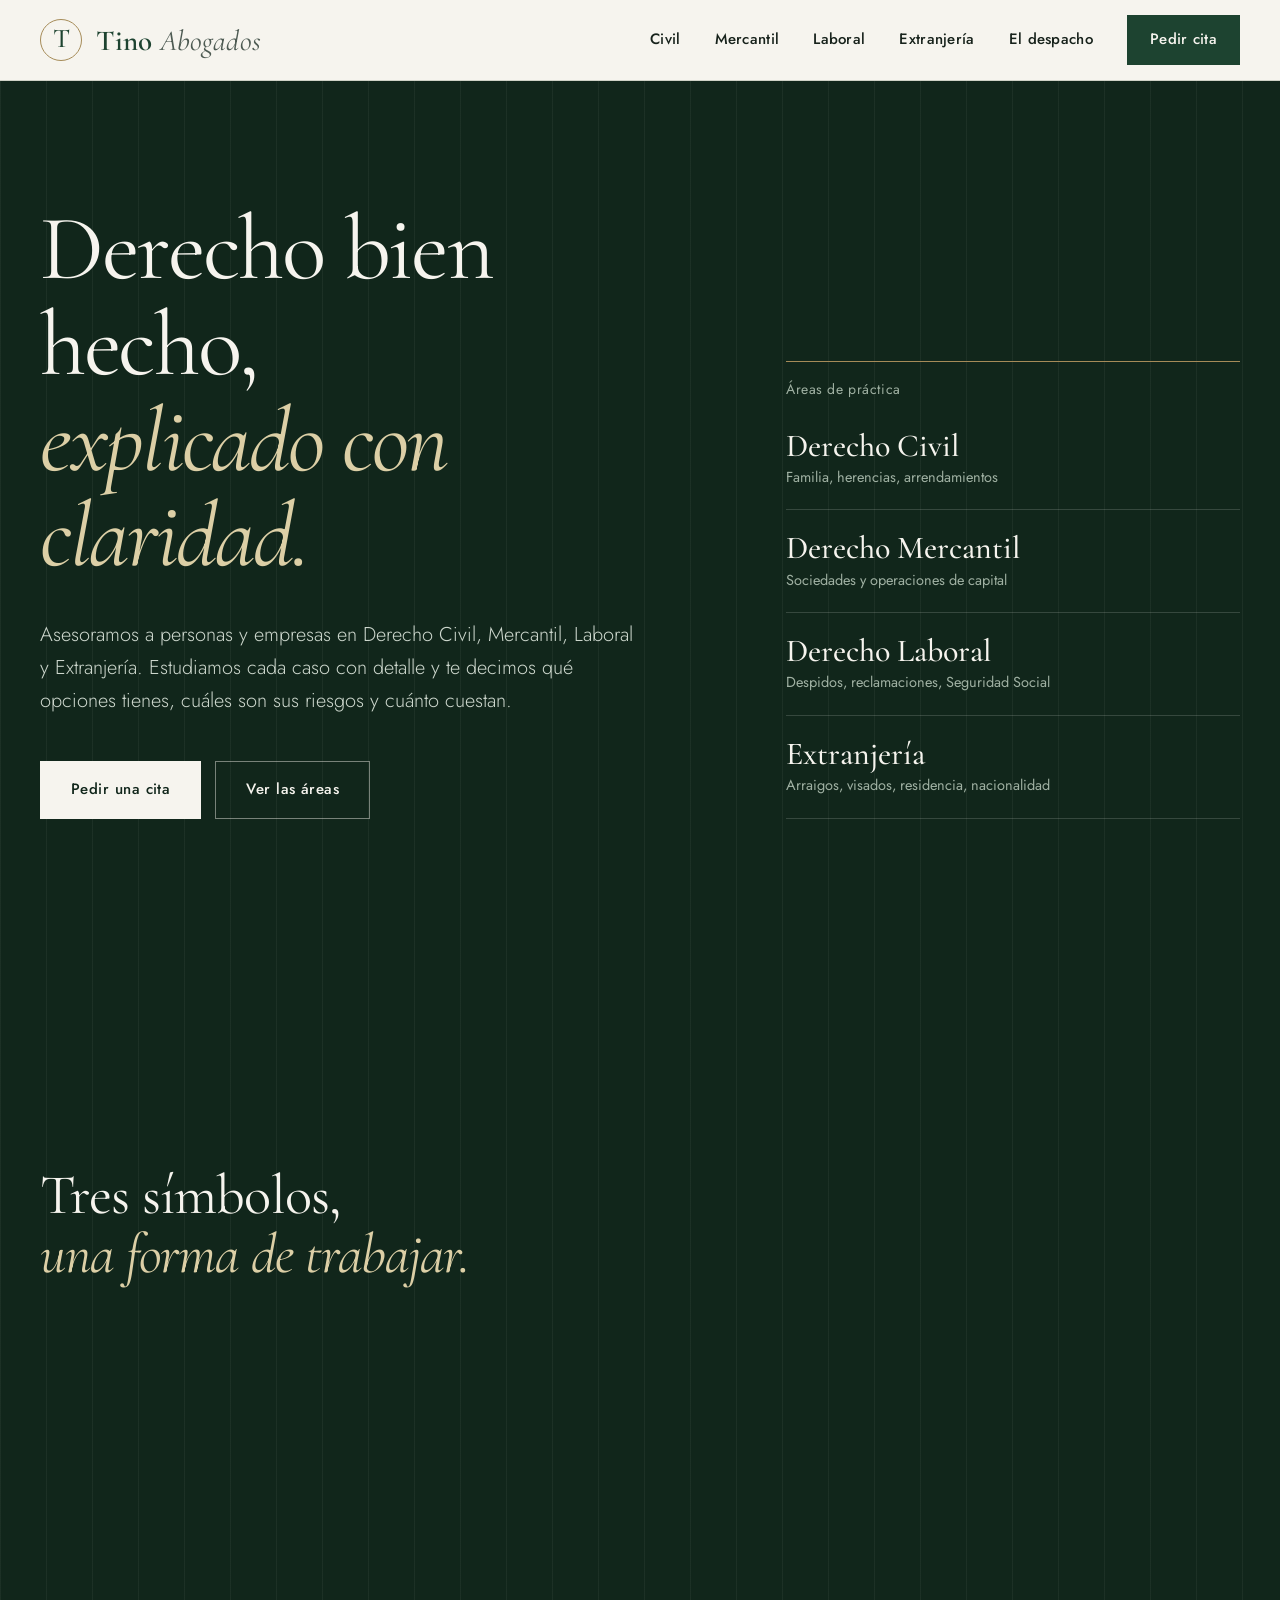
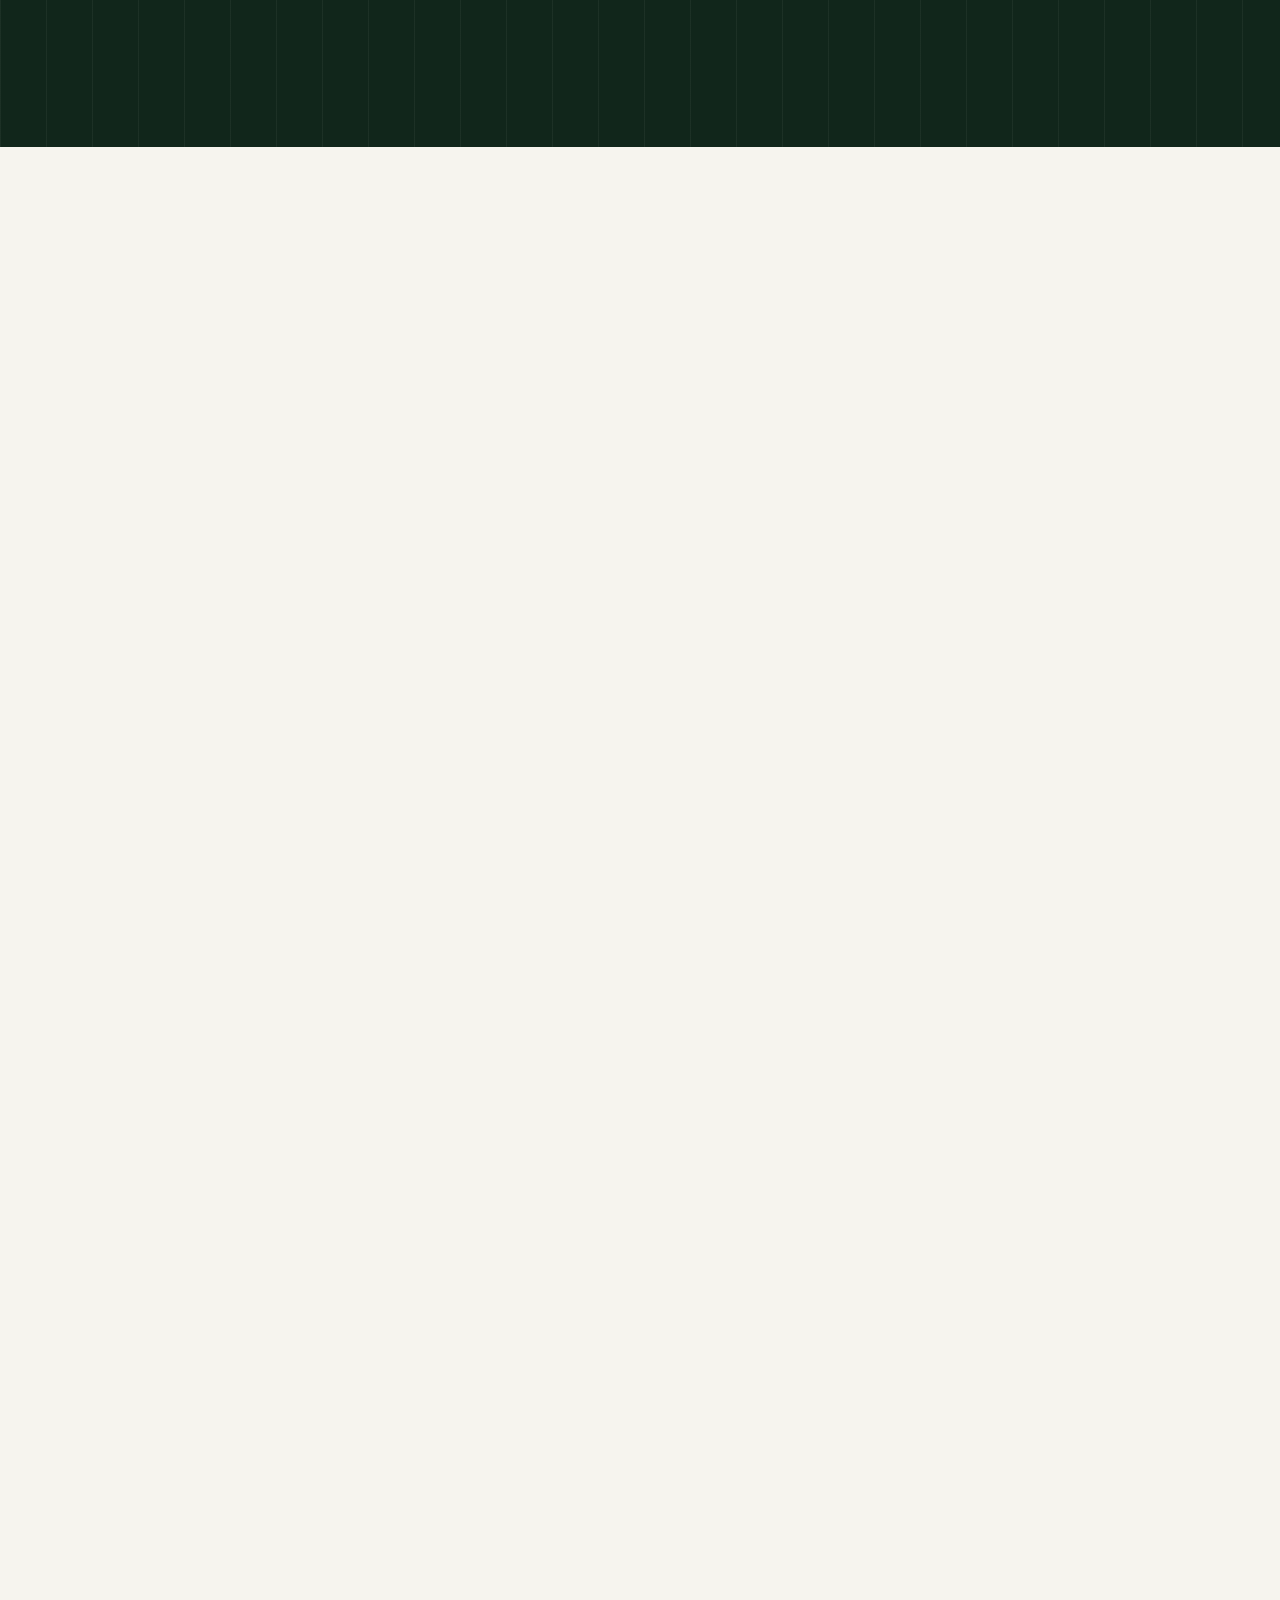
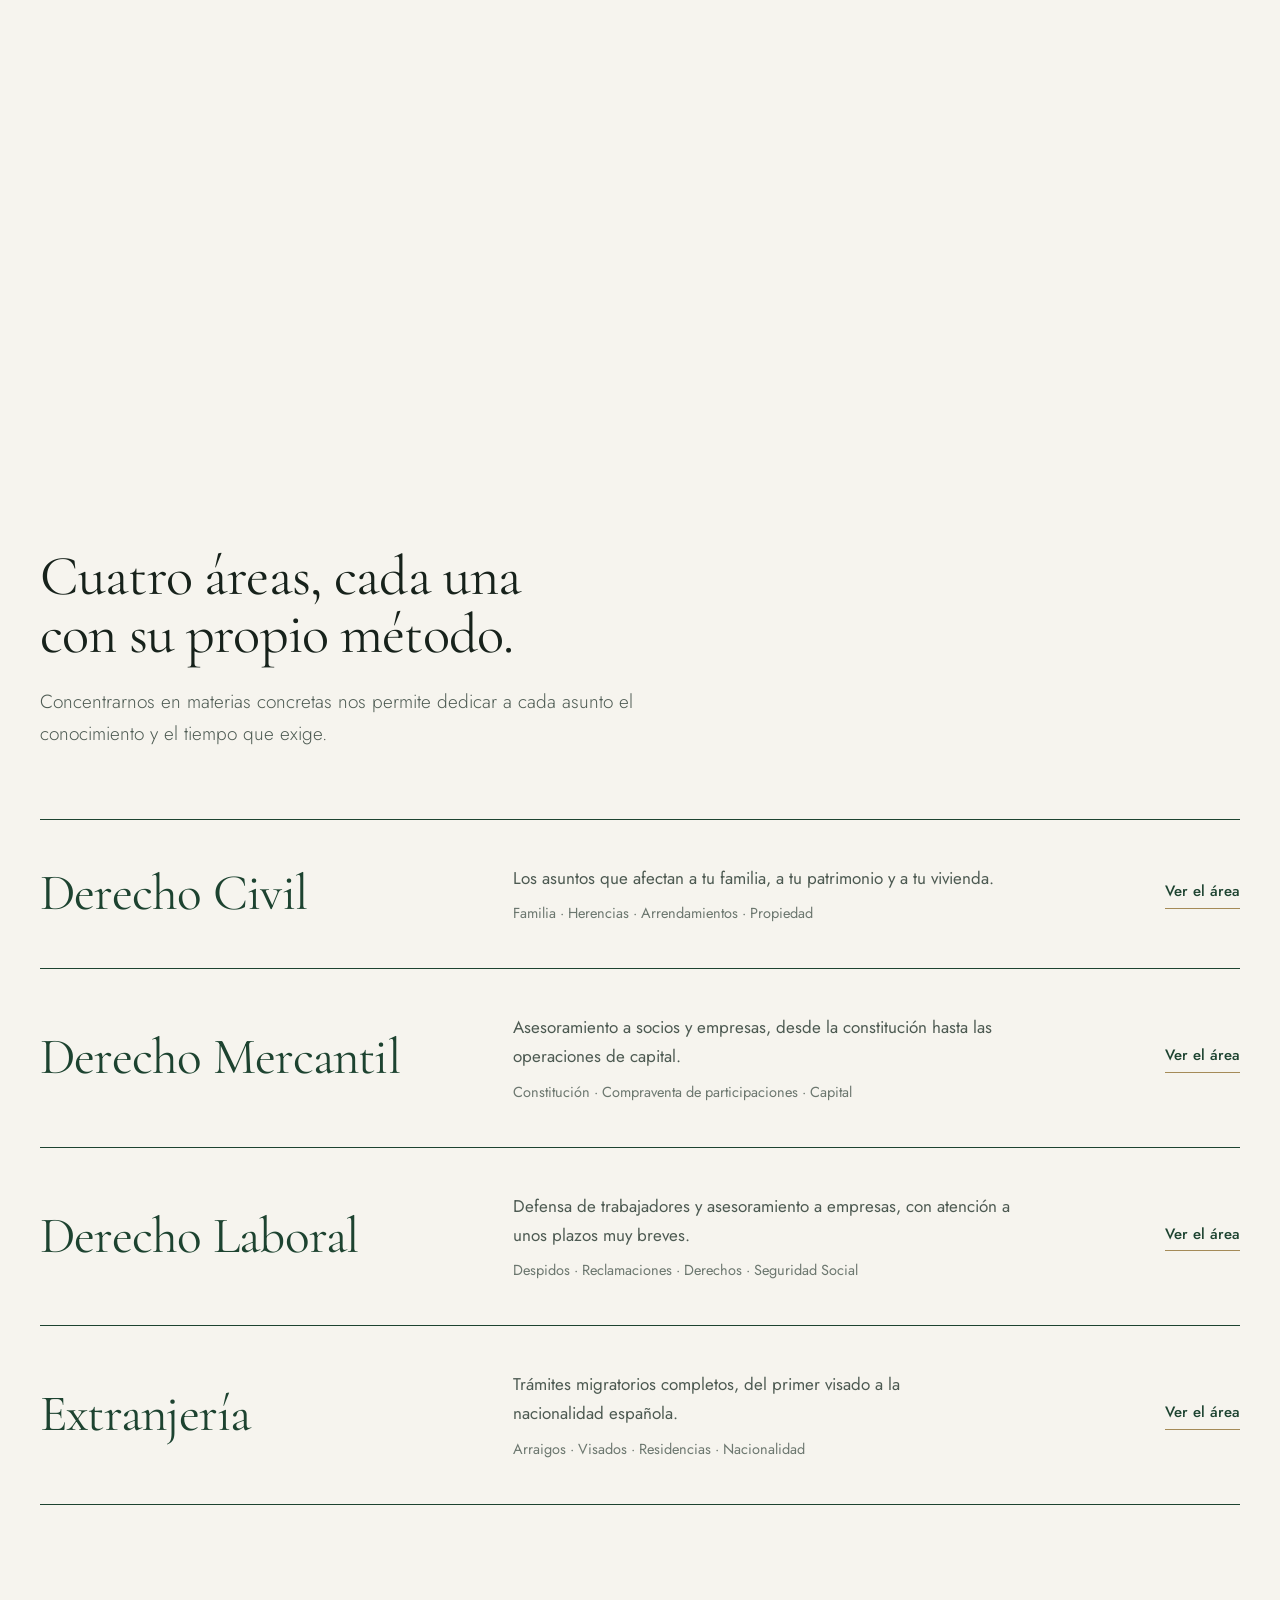
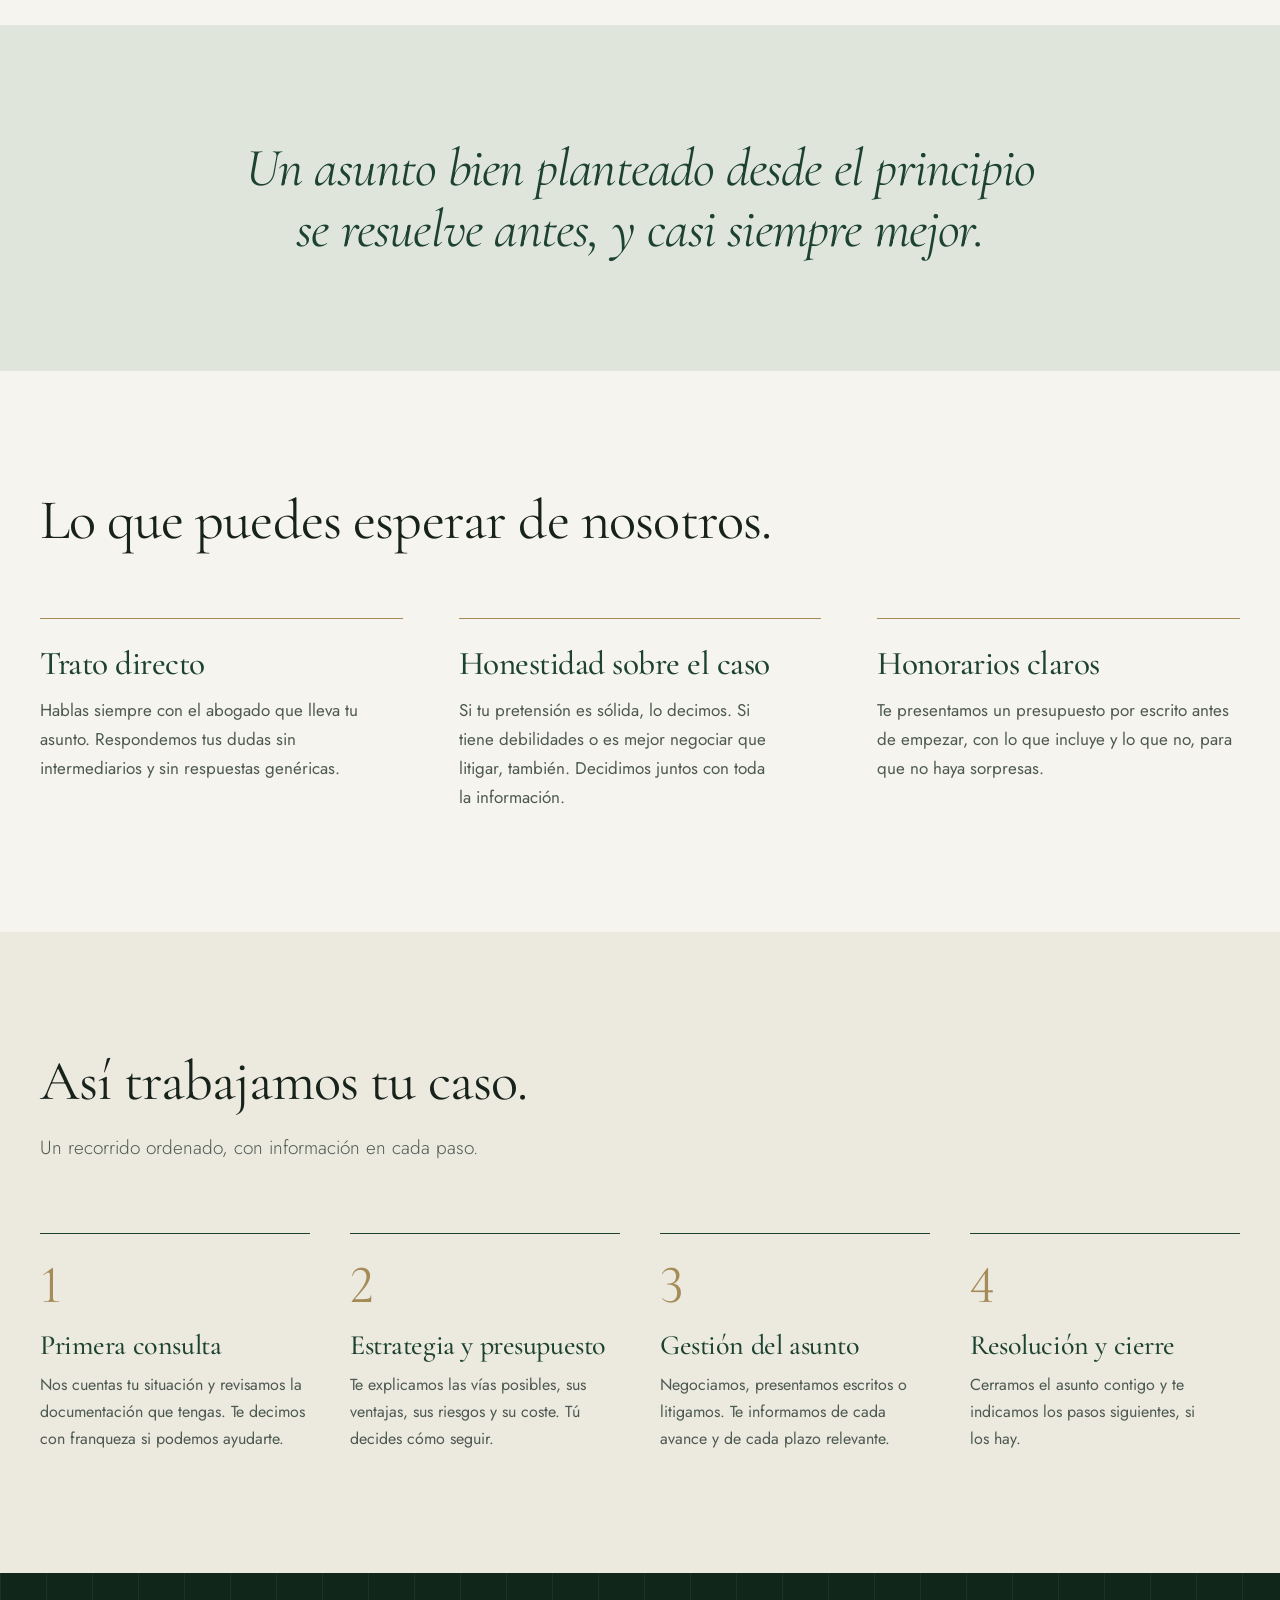
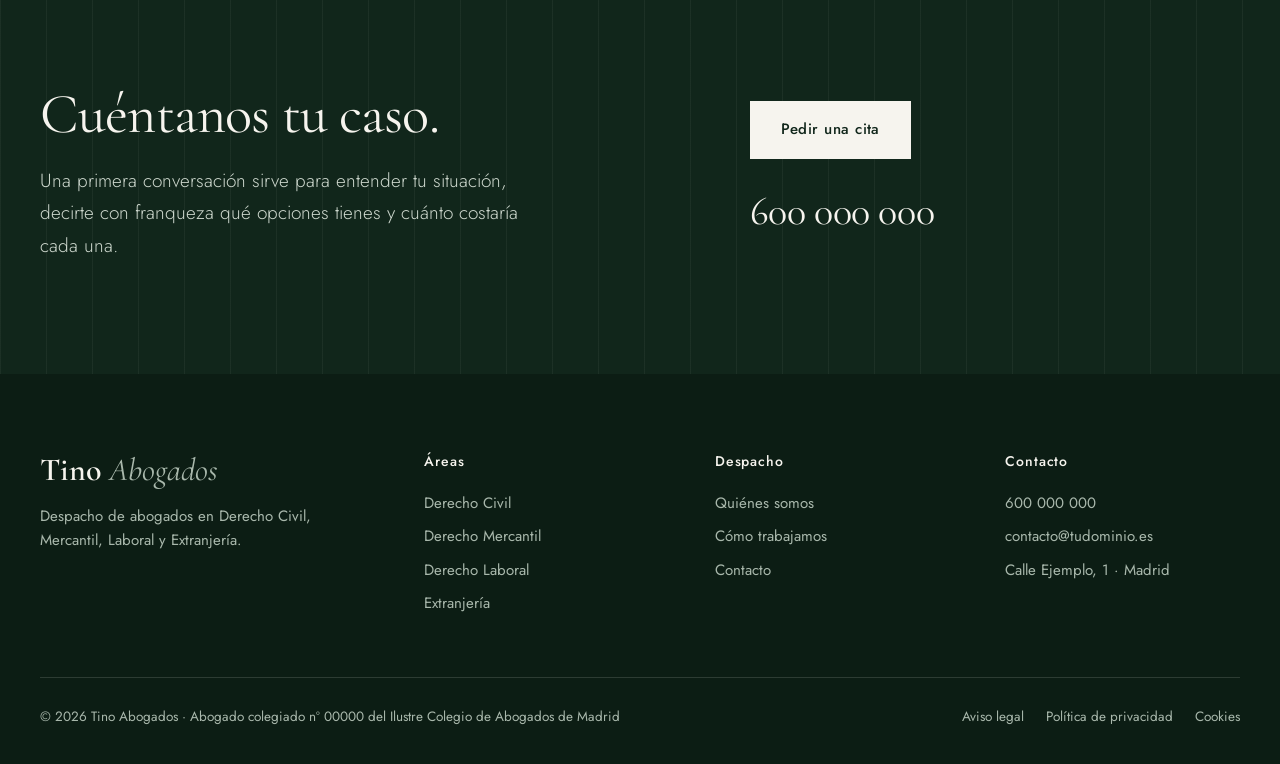
<file: index.html>
<!DOCTYPE html>
<html lang="es">
<head>
<meta charset="utf-8">
<meta name="viewport" content="width=device-width, initial-scale=1">
<title>Tino Abogados | Derecho Civil, Mercantil, Laboral y Extranjería</title>
<meta name="description" content="Tino Abogados: despacho especializado en Derecho Civil, Mercantil, Laboral y Extranjería. Consulta tu caso.">
<link rel="preconnect" href="https://fonts.googleapis.com">
<link rel="preconnect" href="https://fonts.gstatic.com" crossorigin>
<link href="https://fonts.googleapis.com/css2?family=Cormorant+Garamond:ital,wght@0,400;0,500;0,600;1,400;1,500&family=Jost:wght@300;400;500&display=swap" rel="stylesheet">
<link rel="stylesheet" href="styles.css">
</head>
<body>
<header class="cabecera">
  <div class="wrap">
    <a class="marca" href="index.html" aria-label="Tino Abogados, inicio">
      <span class="sello" aria-hidden="true">T</span>
      <span class="nombre">Tino <i>Abogados</i></span>
    </a>
    <button class="burger" aria-label="Abrir menú" aria-expanded="false" aria-controls="nav"><span></span><span></span></button>
    <nav class="nav" id="nav" aria-label="Principal">
      <a href="derecho-civil.html">Civil</a>
      <a href="derecho-mercantil.html">Mercantil</a>
      <a href="derecho-laboral.html">Laboral</a>
      <a href="extranjeria.html">Extranjería</a>
      <a href="el-despacho.html">El despacho</a>
      <a class="btn" href="contacto.html">Pedir cita</a>
    </nav>
  </div>
</header>
<main>
<section class="hero raya">
  <div class="wrap hero-grid">
    <div>
      <h1>Derecho bien hecho,<br><em>explicado con claridad.</em></h1>
      <p class="lead">Asesoramos a personas y empresas en Derecho Civil, Mercantil, Laboral y Extranjería. Estudiamos cada caso con detalle y te decimos qué opciones tienes, cuáles son sus riesgos y cuánto cuestan.</p>
      <div class="actions">
        <a class="btn" href="contacto.html">Pedir una cita</a>
        <a class="btn linea" href="#areas">Ver las áreas</a>
      </div>
    </div>
    <nav class="indice" aria-label="Áreas de práctica">
      <div class="t">Áreas de práctica</div>
      <a href="derecho-civil.html"><b>Derecho Civil</b><span>Familia, herencias, arrendamientos</span></a>
      <a href="derecho-mercantil.html"><b>Derecho Mercantil</b><span>Sociedades y operaciones de capital</span></a>
      <a href="derecho-laboral.html"><b>Derecho Laboral</b><span>Despidos, reclamaciones, Seguridad Social</span></a>
      <a href="extranjeria.html"><b>Extranjería</b><span>Arraigos, visados, residencia, nacionalidad</span></a>
    </nav>
  </div>
</section>

<!-- ============ LA JUSTICIA (ilustración animada con el scroll) ============ -->
<section class="justicia" id="justicia" aria-label="La Justicia: balanza, espada y venda">
  <div class="justicia-sticky raya">
    <div class="wrap justicia-grid">
      <div class="justicia-texto">
        <!-- EDITA: puedes cambiar estos textos -->
        <h2>Tres símbolos,<br><em>una forma de trabajar.</em></h2>
        <div class="pasos-j">
          <div class="paso-j" data-paso="balanza">
            <h3>La balanza</h3>
            <p>Estudiamos tu caso con rigor y te explicamos, sin jerga, qué opciones tienes y qué riesgo tiene cada una.</p>
          </div>
          <div class="paso-j" data-paso="espada">
            <h3>La espada</h3>
            <p>Cuando negociar no basta, defendemos tu posición ante el juzgado con preparación y firmeza.</p>
          </div>
          <div class="paso-j" data-paso="venda">
            <h3>La venda</h3>
            <p>La ley se aplica por igual a todos. Nuestro trabajo es conseguir que se aplique bien a tu caso.</p>
          </div>
        </div>
      </div>

      <div class="justicia-figura">
        <svg id="estatua" viewBox="0 0 400 700" role="img" aria-label="Ilustración de la Justicia con balanza y espada" fill="none" stroke="currentColor" stroke-width="1.6" stroke-linecap="round" stroke-linejoin="round">
          <!-- aureola -->
          <circle class="t" cx="200" cy="340" r="196" stroke-width="0.8" opacity="0.55"/>
          <!-- pedestal -->
          <path class="t" d="M120 606 H280 V630 H120 Z"/>
          <path class="t" d="M100 630 H300 V656 H100 Z"/>
          <path class="t" d="M84 656 H316 V676 H84 Z"/>
          <!-- túnica -->
          <path class="t" d="M172 332 Q146 470 122 604 M228 332 Q254 470 278 604"/>
          <path class="t" d="M122 604 Q200 620 278 604"/>
          <path class="t" d="M200 344 Q194 470 182 606 M200 344 Q206 470 218 606"/>
          <path class="t" d="M186 340 Q166 470 150 604 M214 340 Q234 470 250 604"/>
          <!-- torso, cinturón y banda -->
          <path class="t" d="M150 192 Q156 262 172 322 M250 192 Q244 262 228 322"/>
          <path class="t" d="M172 322 Q200 334 228 322 M174 332 Q200 344 226 332"/>
          <path class="t" d="M158 200 Q204 246 246 306"/>
          <path class="t" d="M150 192 Q168 168 191 164 M209 164 Q232 168 250 192"/>
          <!-- cuello y cabeza -->
          <path class="t" d="M191 144 V164 M209 144 V164"/>
          <circle class="t" cx="200" cy="118" r="27"/>
          <path class="t" d="M180 100 Q200 72 220 100"/>
          <circle class="t" cx="200" cy="82" r="9"/>
          <!-- brazo izquierdo (balanza) -->
          <path class="t" d="M150 192 Q108 196 80 220 M152 206 Q116 214 86 238"/>
          <circle class="t" cx="76" cy="230" r="9"/>
          <!-- brazo derecho (espada) -->
          <path class="t" d="M250 192 Q292 206 292 252 M244 208 Q276 222 280 262"/>
          <path class="t" d="M282 252 Q282 276 292 278 Q302 276 302 252"/>

          <!-- LA BALANZA -->
          <g class="g g-balanza">
            <path class="t" d="M76 222 V100"/>
            <path class="t" d="M72 100 H80"/>
            <g id="viga">
              <path class="t" d="M32 96 H120"/>
              <circle class="t" cx="76" cy="96" r="5"/>
              <circle class="t" cx="32" cy="96" r="3"/>
              <circle class="t" cx="120" cy="96" r="3"/>
            </g>
            <g id="platoI" transform="translate(32 96)">
              <path class="t" d="M0 0 L-20 60 M0 0 L20 60"/>
              <path class="t" d="M-26 60 Q0 86 26 60 Z"/>
            </g>
            <g id="platoD" transform="translate(120 96)">
              <path class="t" d="M0 0 L-20 60 M0 0 L20 60"/>
              <path class="t" d="M-26 60 Q0 86 26 60 Z"/>
            </g>
          </g>

          <!-- LA ESPADA -->
          <g class="g g-espada">
            <path class="t" d="M288 250 V98 L292 60 L296 98 V250 Z"/>
            <path class="t" d="M292 74 V248"/>
            <path class="t" d="M270 250 H314"/>
            <path class="t" d="M292 278 V284"/>
            <circle class="t" cx="292" cy="290" r="5"/>
          </g>

          <!-- LA VENDA -->
          <g class="g g-venda">
            <path class="t" d="M174 114 Q200 122 226 114 M174 124 Q200 132 226 124"/>
            <path class="t" d="M226 116 Q246 122 250 150 M226 122 Q240 134 240 160"/>
          </g>
        </svg>
      </div>
    </div>
  </div>
</section>
<script>
  (function () {
    var sec = document.getElementById('justicia');
    if (!sec) return;
    var sticky = sec.querySelector('.justicia-sticky');
    var svg = document.getElementById('estatua');
    var trazos = svg.querySelectorAll('.t');
    var viga = document.getElementById('viga');
    var pI = document.getElementById('platoI');
    var pD = document.getElementById('platoD');
    var pasos = sec.querySelectorAll('.paso-j');
    var reducido = window.matchMedia('(prefers-reduced-motion: reduce)').matches;
    var n = trazos.length;
    var PX = 76, PY = 96, L = 44;

    function clamp(x) { return Math.max(0, Math.min(1, x)); }

    trazos.forEach(function (t) {
      t.setAttribute('pathLength', '1');
      t.style.strokeDasharray = '1';
      t.style.strokeDashoffset = '1';
    });

    function pintar(p) {
      var fin = 0.3;
      trazos.forEach(function (t, i) {
        var s = (i / n) * fin * 0.6, e = s + fin * 0.4;
        t.style.strokeDashoffset = String(1 - clamp((p - s) / (e - s)));
      });
      var th = reducido ? 0 : 8 * Math.sin(p * 12) * (1 - p);
      var r = th * Math.PI / 180;
      viga.setAttribute('transform', 'rotate(' + th + ' ' + PX + ' ' + PY + ')');
      pI.setAttribute('transform', 'translate(' + (PX - L * Math.cos(r)) + ' ' + (PY - L * Math.sin(r)) + ')');
      pD.setAttribute('transform', 'translate(' + (PX + L * Math.cos(r)) + ' ' + (PY + L * Math.sin(r)) + ')');
      var foco = p < 0.3 ? '' : p < 0.55 ? 'balanza' : p < 0.8 ? 'espada' : 'venda';
      if (foco) svg.setAttribute('data-foco', foco); else svg.removeAttribute('data-foco');
      pasos.forEach(function (el) { el.classList.toggle('activo', el.getAttribute('data-paso') === foco); });
    }

    function actualizar() {
      var r = sec.getBoundingClientRect();
      var total = sec.offsetHeight - sticky.offsetHeight;
      var top = parseFloat(getComputedStyle(sticky).top) || 0;
      pintar(clamp((top - r.top) / total));
    }

    if (reducido) {
      pintar(1);
      svg.removeAttribute('data-foco');
      pasos.forEach(function (el) { el.classList.add('activo'); });
    } else {
      window.addEventListener('scroll', actualizar, { passive: true });
      window.addEventListener('resize', actualizar);
      actualizar();
    }
  })();
</script>

<section class="seccion" id="areas">
  <div class="wrap">
    <div class="cabecera-seccion">
      <h2>Cuatro áreas, cada una con su propio método.</h2>
      <p>Concentrarnos en materias concretas nos permite dedicar a cada asunto el conocimiento y el tiempo que exige.</p>
    </div>
    <a class="fila-area" href="derecho-civil.html">
      <h3>Derecho Civil</h3>
      <p>Los asuntos que afectan a tu familia, a tu patrimonio y a tu vivienda.<small>Familia · Herencias · Arrendamientos · Propiedad</small></p>
      <span class="ir">Ver el área</span>
    </a>
    <a class="fila-area" href="derecho-mercantil.html">
      <h3>Derecho Mercantil</h3>
      <p>Asesoramiento a socios y empresas, desde la constitución hasta las operaciones de capital.<small>Constitución · Compraventa de participaciones · Capital</small></p>
      <span class="ir">Ver el área</span>
    </a>
    <a class="fila-area" href="derecho-laboral.html">
      <h3>Derecho Laboral</h3>
      <p>Defensa de trabajadores y asesoramiento a empresas, con atención a unos plazos muy breves.<small>Despidos · Reclamaciones · Derechos · Seguridad Social</small></p>
      <span class="ir">Ver el área</span>
    </a>
    <a class="fila-area" href="extranjeria.html">
      <h3>Extranjería</h3>
      <p>Trámites migratorios completos, del primer visado a la nacionalidad española.<small>Arraigos · Visados · Residencias · Nacionalidad</small></p>
      <span class="ir">Ver el área</span>
    </a>
  </div>
</section>

<section class="frase">
  <div class="wrap">
    <blockquote>Un asunto bien planteado desde el principio se resuelve antes, y casi siempre mejor.</blockquote>
  </div>
</section>

<section class="seccion">
  <div class="wrap">
    <div class="cabecera-seccion">
      <h2>Lo que puedes esperar de nosotros.</h2>
    </div>
    <div class="principios">
      <div>
        <h3>Trato directo</h3>
        <p>Hablas siempre con el abogado que lleva tu asunto. Respondemos tus dudas sin intermediarios y sin respuestas genéricas.</p>
      </div>
      <div>
        <h3>Honestidad sobre el caso</h3>
        <p>Si tu pretensión es sólida, lo decimos. Si tiene debilidades o es mejor negociar que litigar, también. Decidimos juntos con toda la información.</p>
      </div>
      <div>
        <h3>Honorarios claros</h3>
        <p>Te presentamos un presupuesto por escrito antes de empezar, con lo que incluye y lo que no, para que no haya sorpresas.</p>
      </div>
    </div>
  </div>
</section>

<section class="seccion suave" id="proceso">
  <div class="wrap">
    <div class="cabecera-seccion">
      <h2>Así trabajamos tu caso.</h2>
      <p>Un recorrido ordenado, con información en cada paso.</p>
    </div>
    <ol class="proceso">
      <li><h3>Primera consulta</h3><p>Nos cuentas tu situación y revisamos la documentación que tengas. Te decimos con franqueza si podemos ayudarte.</p></li>
      <li><h3>Estrategia y presupuesto</h3><p>Te explicamos las vías posibles, sus ventajas, sus riesgos y su coste. Tú decides cómo seguir.</p></li>
      <li><h3>Gestión del asunto</h3><p>Negociamos, presentamos escritos o litigamos. Te informamos de cada avance y de cada plazo relevante.</p></li>
      <li><h3>Resolución y cierre</h3><p>Cerramos el asunto contigo y te indicamos los pasos siguientes, si los hay.</p></li>
    </ol>
  </div>
</section>
<section class="cierre raya">
  <div class="wrap">
    <div>
      <h2>Cuéntanos tu caso.</h2>
      <p style="margin-top:22px">Una primera conversación sirve para entender tu situación, decirte con franqueza qué opciones tienes y cuánto costaría cada una.</p>
    </div>
    <div class="lado">
      <a class="btn" href="contacto.html">Pedir una cita</a>
      <a class="tel" href="tel:+34600000000">600 000 000</a>
    </div>
  </div>
</section>

</main>
<footer class="pie">
  <div class="wrap">
    <div class="pie-grid">
      <div>
        <div class="nombre">Tino <i>Abogados</i></div>
        <p>Despacho de abogados en Derecho Civil, Mercantil, Laboral y Extranjería.</p>
      </div>
      <div>
        <h4>Áreas</h4>
        <ul>
          <li><a href="derecho-civil.html">Derecho Civil</a></li>
          <li><a href="derecho-mercantil.html">Derecho Mercantil</a></li>
          <li><a href="derecho-laboral.html">Derecho Laboral</a></li>
          <li><a href="extranjeria.html">Extranjería</a></li>
        </ul>
      </div>
      <div>
        <h4>Despacho</h4>
        <ul>
          <li><a href="el-despacho.html">Quiénes somos</a></li>
          <li><a href="index.html#proceso">Cómo trabajamos</a></li>
          <li><a href="contacto.html">Contacto</a></li>
        </ul>
      </div>
      <div>
        <h4>Contacto</h4>
        <ul>
          <!-- EDITA: tus datos reales -->
          <li><a href="tel:+34600000000">600 000 000</a></li>
          <li><a href="mailto:contacto@tudominio.es">contacto@tudominio.es</a></li>
          <li>Calle Ejemplo, 1 · Madrid</li>
        </ul>
      </div>
    </div>
    <div class="pie-legal">
      <!-- EDITA: tu número de colegiado y tu Colegio de Abogados -->
      <span>© 2026 Tino Abogados · Abogado colegiado nº 00000 del Ilustre Colegio de Abogados de Madrid</span>
      <span><a href="#">Aviso legal</a><a href="#">Política de privacidad</a><a href="#">Cookies</a></span>
    </div>
  </div>
</footer>
<script>
  var b = document.querySelector('.burger'), n = document.getElementById('nav');
  b.addEventListener('click', function () {
    var abierto = n.classList.toggle('abierto');
    b.setAttribute('aria-expanded', abierto);
  });
</script>
</body>
</html>
</file>
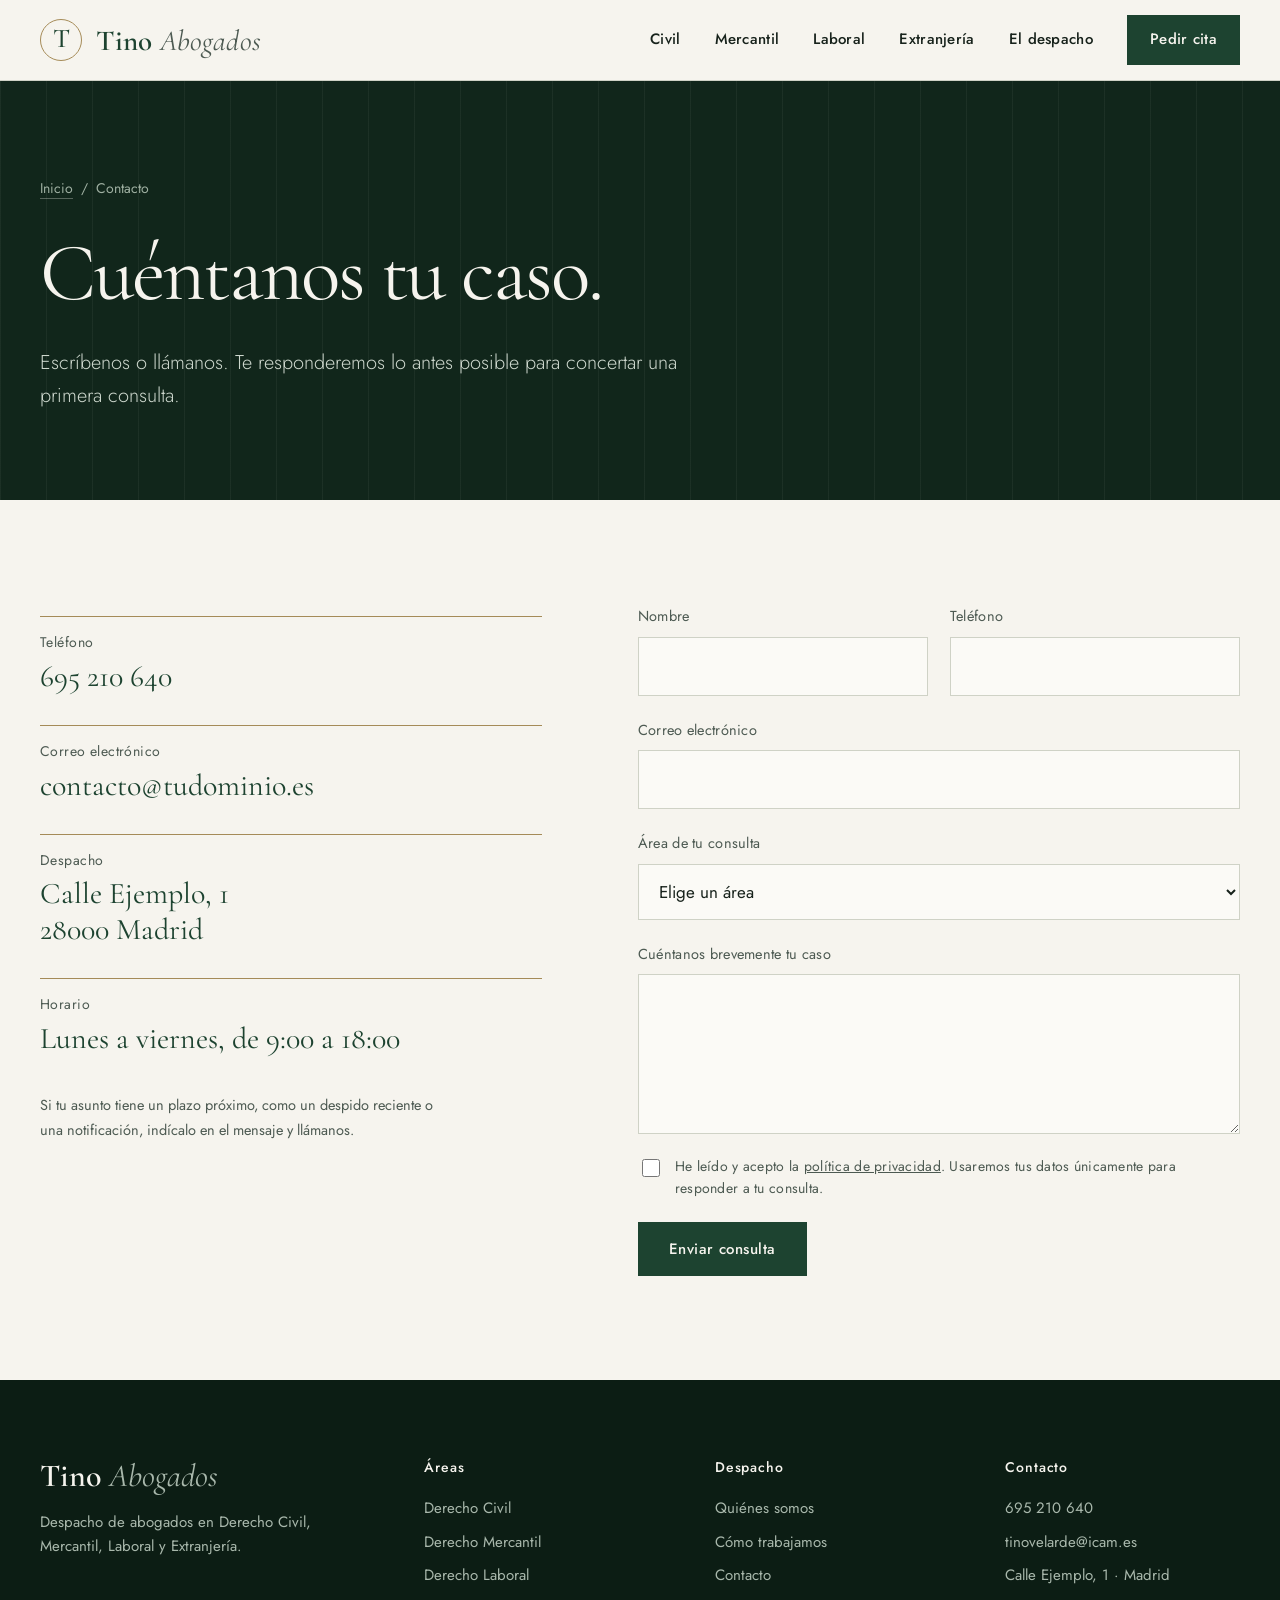
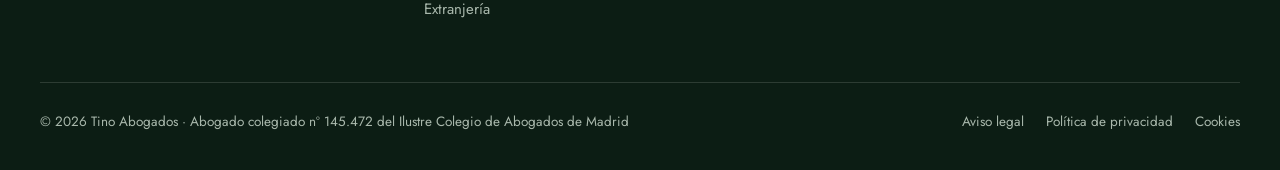
<file: contacto.html>
<!DOCTYPE html>
<html lang="es">
<head>
<meta charset="utf-8">
<meta name="viewport" content="width=device-width, initial-scale=1">
<title>Contacto | Tino Abogados</title>
<meta name="description" content="Contacta con Tino Abogados y pide tu primera consulta.">
<link rel="preconnect" href="https://fonts.googleapis.com">
<link rel="preconnect" href="https://fonts.gstatic.com" crossorigin>
<link href="https://fonts.googleapis.com/css2?family=Cormorant+Garamond:ital,wght@0,400;0,500;0,600;1,400;1,500&family=Jost:wght@300;400;500&display=swap" rel="stylesheet">
<link rel="stylesheet" href="styles.css">
</head>
<body>
<header class="cabecera">
  <div class="wrap">
    <a class="marca" href="index.html" aria-label="Tino Abogados, inicio">
      <span class="sello" aria-hidden="true">T</span>
      <span class="nombre">Tino <i>Abogados</i></span>
    </a>
    <button class="burger" aria-label="Abrir menú" aria-expanded="false" aria-controls="nav"><span></span><span></span></button>
    <nav class="nav" id="nav" aria-label="Principal">
      <a href="derecho-civil.html">Civil</a>
      <a href="derecho-mercantil.html">Mercantil</a>
      <a href="derecho-laboral.html">Laboral</a>
      <a href="extranjeria.html">Extranjería</a>
      <a href="el-despacho.html">El despacho</a>
      <a class="btn" href="contacto.html">Pedir cita</a>
    </nav>
  </div>
</header>
<main>
<section class="cabecera-pagina raya">
  <div class="wrap">
    <div class="migas"><a href="index.html">Inicio</a> &nbsp;/&nbsp; Contacto</div>
    <h1>Cuéntanos tu caso.</h1>
    <p class="lead">Escríbenos o llámanos. Te responderemos lo antes posible para concertar una primera consulta.</p>
  </div>
</section>

<div class="wrap contacto-grid">
  <div>
    <dl class="datos">
      <!-- EDITA: tus datos reales -->
      <div><dt>Teléfono</dt><dd><a href="tel:+34696210640">695 210 640</a></dd></div>
      <div><dt>Correo electrónico</dt><dd><a href="mailto:contacto@tudominio.es">contacto@tudominio.es</a></dd></div>
      <div><dt>Despacho</dt><dd>Calle Ejemplo, 1<br>28000 Madrid</dd></div>
      <div><dt>Horario</dt><dd>Lunes a viernes, de 9:00 a 18:00</dd></div>
    </dl>
    <p class="aviso-form">Si tu asunto tiene un plazo próximo, como un despido reciente o una notificación, indícalo en el mensaje y llámanos.</p>
  </div>

  <!-- EDITA: cambia "action" por el servicio con el que recibas los mensajes
       (Formspree, Formsubmit o el formulario de tu hosting). -->
  <form action="https://formspree.io/f/TU_ID" method="POST">
    <div class="doble">
      <label>Nombre<input type="text" name="nombre" autocomplete="name" required></label>
      <label>Teléfono<input type="tel" name="telefono" autocomplete="tel" required></label>
    </div>
    <label>Correo electrónico<input type="email" name="email" autocomplete="email" required></label>
    <label>Área de tu consulta
      <select name="area" required>
        <option value="">Elige un área</option>
        <option>Derecho Civil</option>
        <option>Derecho Mercantil</option>
        <option>Derecho Laboral</option>
        <option>Extranjería</option>
        <option>No lo sé</option>
      </select>
    </label>
    <label>Cuéntanos brevemente tu caso<textarea name="mensaje" required></textarea></label>
    <label class="consent">
      <input type="checkbox" name="consentimiento" required>
      <span>He leído y acepto la <a href="#">política de privacidad</a>. Usaremos tus datos únicamente para responder a tu consulta.</span>
    </label>
    <button type="submit" class="btn verde">Enviar consulta</button>
  </form>
</div>

</main>
<footer class="pie">
  <div class="wrap">
    <div class="pie-grid">
      <div>
        <div class="nombre">Tino <i>Abogados</i></div>
        <p>Despacho de abogados en Derecho Civil, Mercantil, Laboral y Extranjería.</p>
      </div>
      <div>
        <h4>Áreas</h4>
        <ul>
          <li><a href="derecho-civil.html">Derecho Civil</a></li>
          <li><a href="derecho-mercantil.html">Derecho Mercantil</a></li>
          <li><a href="derecho-laboral.html">Derecho Laboral</a></li>
          <li><a href="extranjeria.html">Extranjería</a></li>
        </ul>
      </div>
      <div>
        <h4>Despacho</h4>
        <ul>
          <li><a href="el-despacho.html">Quiénes somos</a></li>
          <li><a href="index.html#proceso">Cómo trabajamos</a></li>
          <li><a href="contacto.html">Contacto</a></li>
        </ul>
      </div>
      <div>
        <h4>Contacto</h4>
        <ul>
          <!-- EDITA: tus datos reales -->
          <li><a href="tel:+34695210640">695 210 640</a></li>
          <li><a href="mailto:tinovelarde@icam.es">tinovelarde@icam.es</a></li>
          <li>Calle Ejemplo, 1 · Madrid</li>
        </ul>
      </div>
    </div>
    <div class="pie-legal">
      <!-- EDITA: tu número de colegiado y tu Colegio de Abogados -->
      <span>© 2026 Tino Abogados · Abogado colegiado nº 145.472 del Ilustre Colegio de Abogados de Madrid</span>
      <span><a href="#">Aviso legal</a><a href="#">Política de privacidad</a><a href="#">Cookies</a></span>
    </div>
  </div>
</footer>
<script>
  var b = document.querySelector('.burger'), n = document.getElementById('nav');
  b.addEventListener('click', function () {
    var abierto = n.classList.toggle('abierto');
    b.setAttribute('aria-expanded', abierto);
  });
</script>
</body>
</html>
</file>
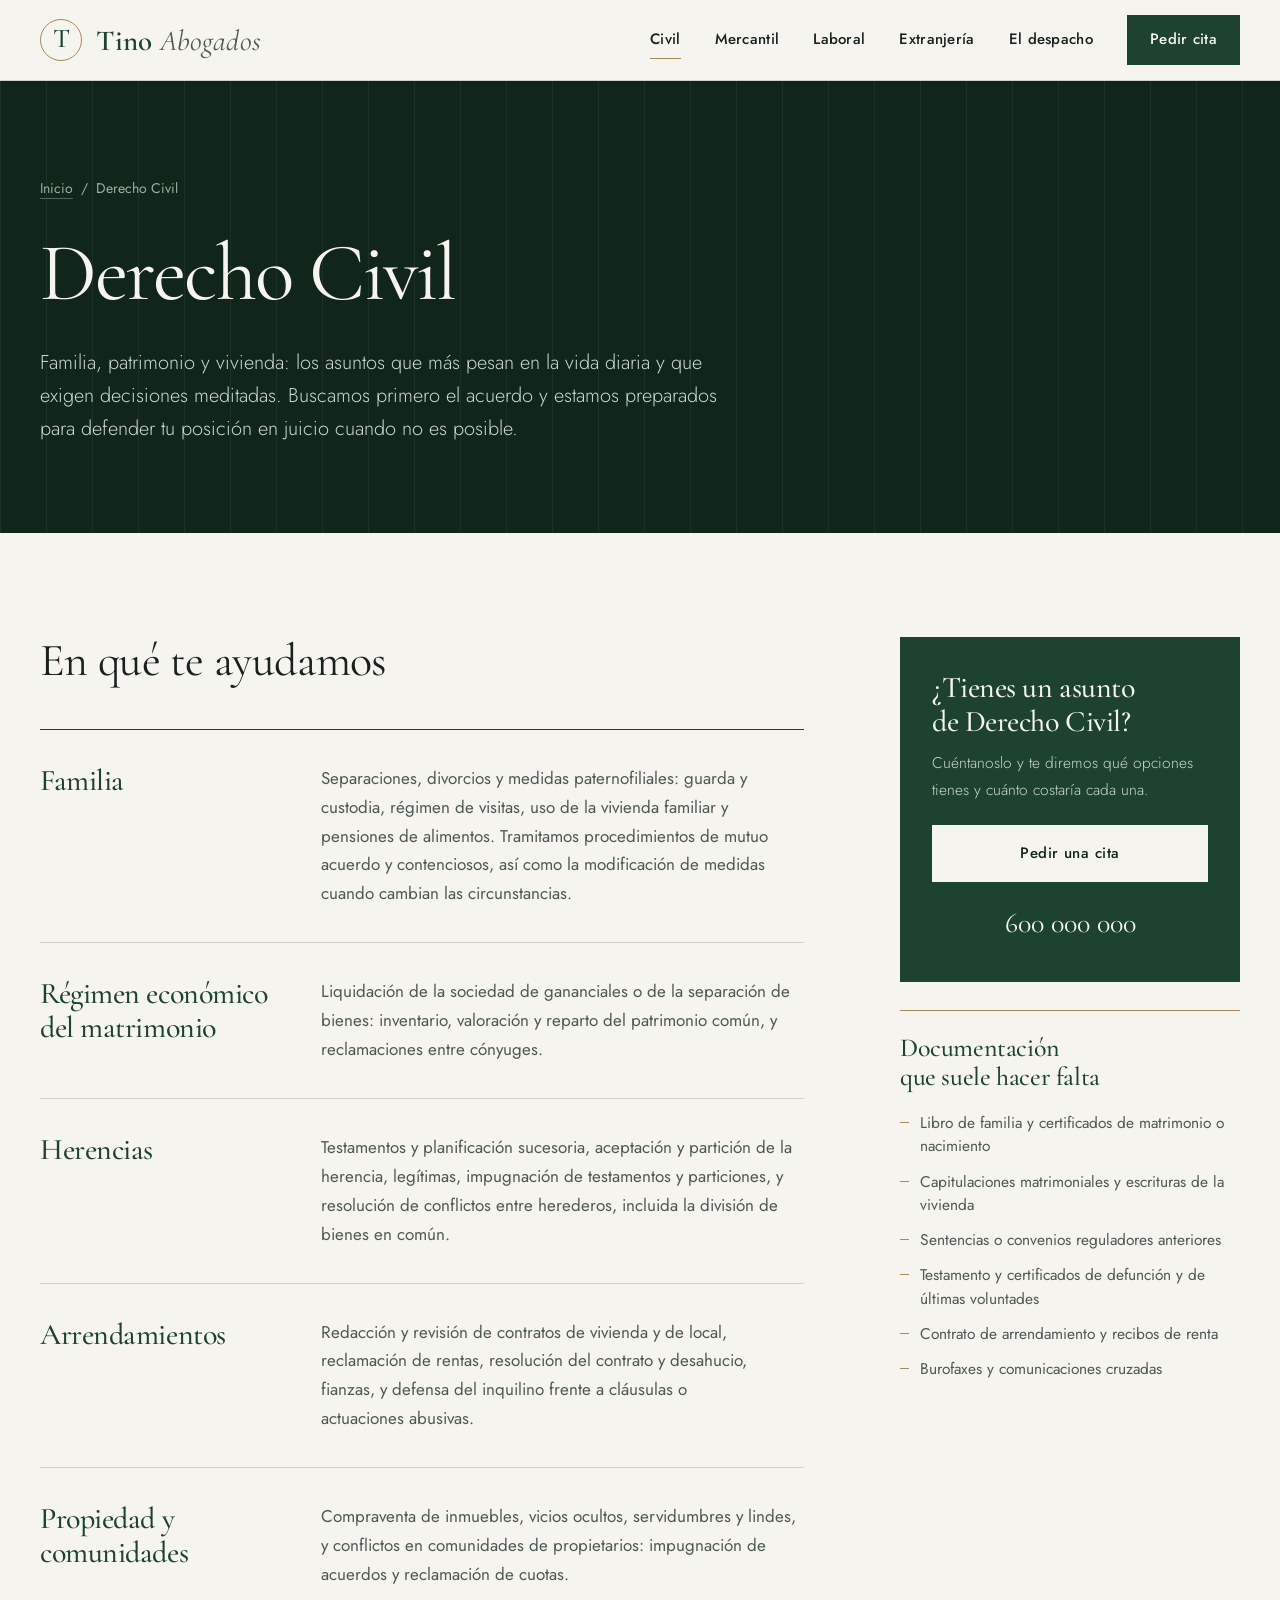
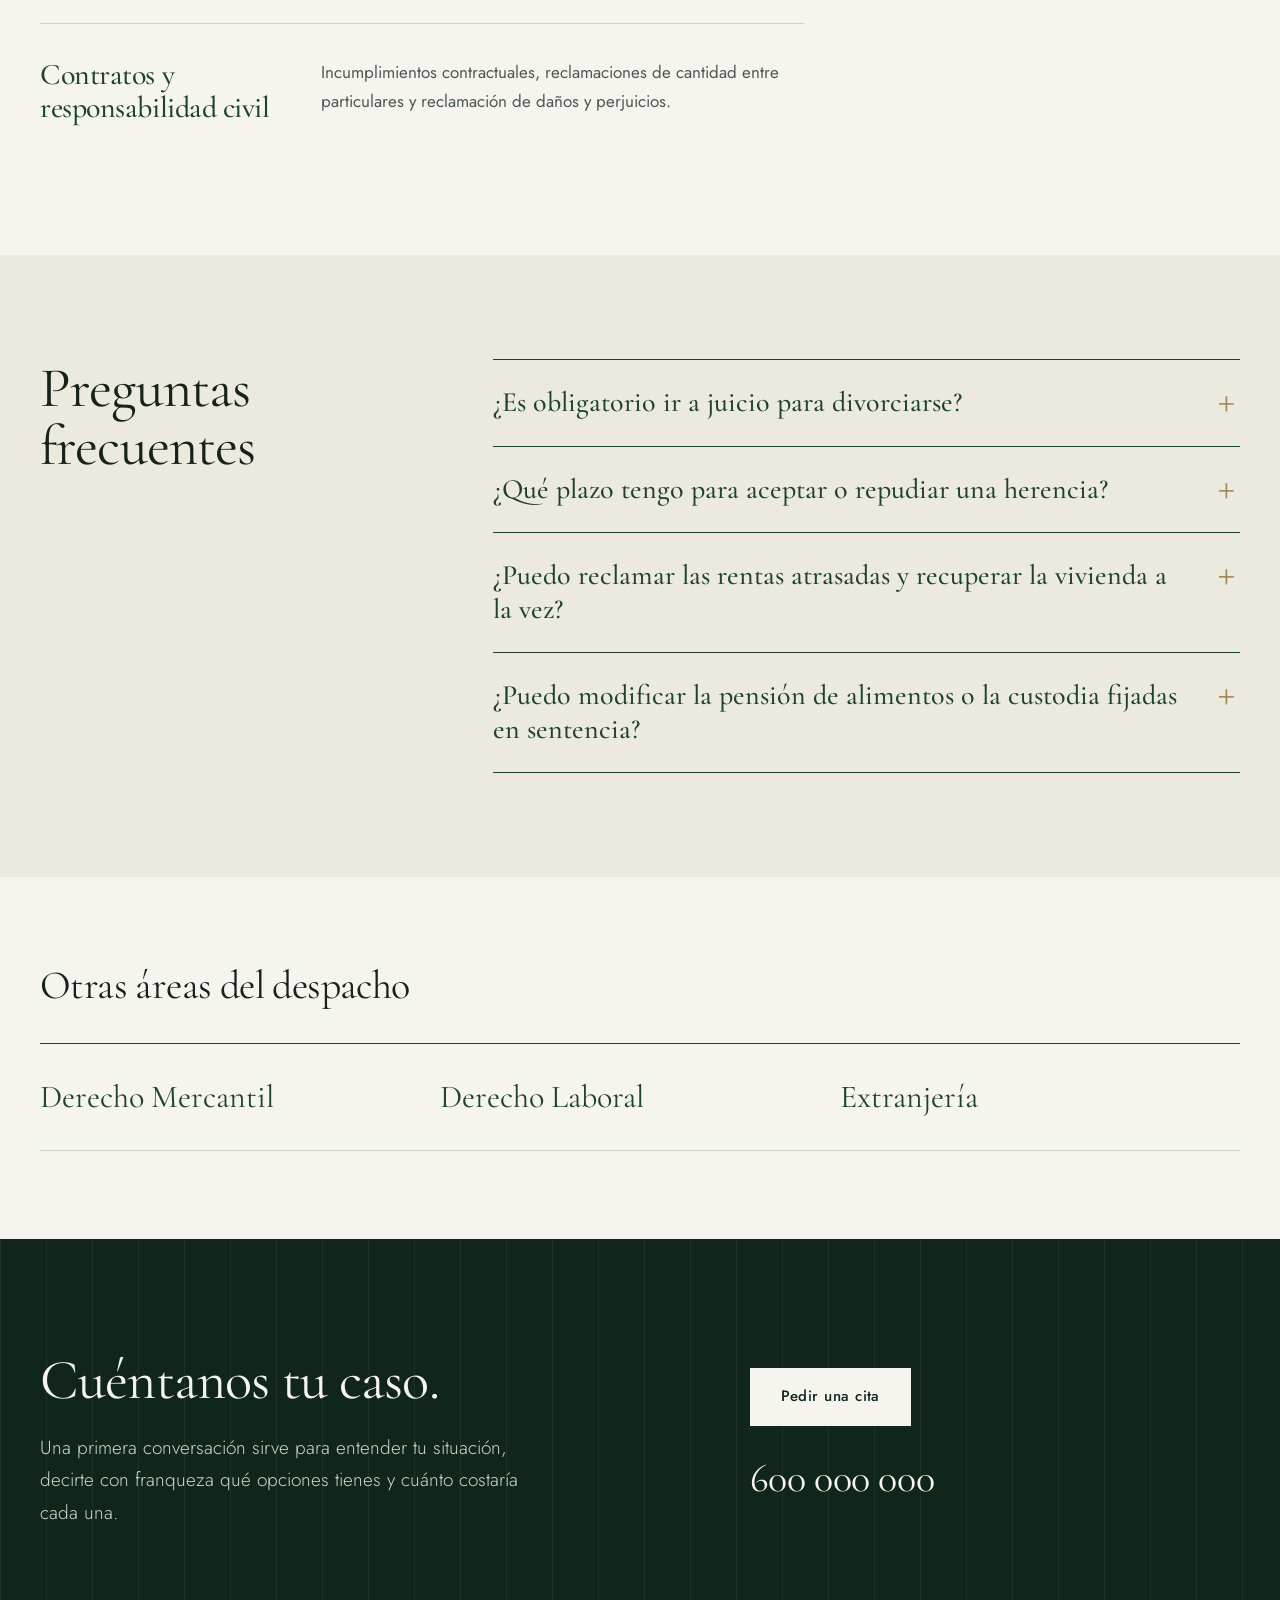
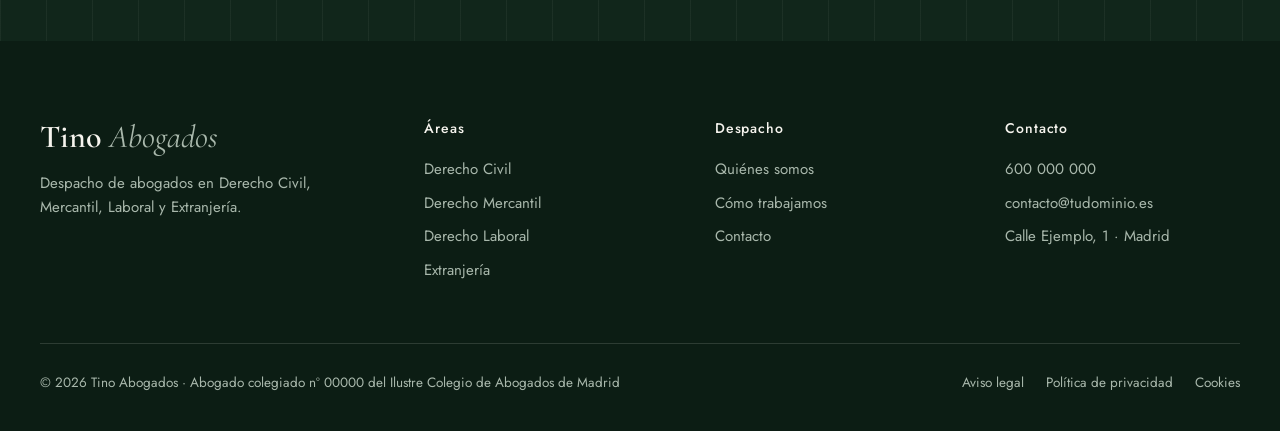
<file: derecho-civil.html>
<!DOCTYPE html>
<html lang="es">
<head>
<meta charset="utf-8">
<meta name="viewport" content="width=device-width, initial-scale=1">
<title>Derecho Civil | Tino Abogados</title>
<meta name="description" content="Abogados de Derecho Civil: familia, divorcios, herencias, arrendamientos, propiedad y contratos. Tino Abogados.">
<link rel="preconnect" href="https://fonts.googleapis.com">
<link rel="preconnect" href="https://fonts.gstatic.com" crossorigin>
<link href="https://fonts.googleapis.com/css2?family=Cormorant+Garamond:ital,wght@0,400;0,500;0,600;1,400;1,500&family=Jost:wght@300;400;500&display=swap" rel="stylesheet">
<link rel="stylesheet" href="styles.css">
</head>
<body>
<header class="cabecera">
  <div class="wrap">
    <a class="marca" href="index.html" aria-label="Tino Abogados, inicio">
      <span class="sello" aria-hidden="true">T</span>
      <span class="nombre">Tino <i>Abogados</i></span>
    </a>
    <button class="burger" aria-label="Abrir menú" aria-expanded="false" aria-controls="nav"><span></span><span></span></button>
    <nav class="nav" id="nav" aria-label="Principal">
      <a href="derecho-civil.html" aria-current="page">Civil</a>
      <a href="derecho-mercantil.html">Mercantil</a>
      <a href="derecho-laboral.html">Laboral</a>
      <a href="extranjeria.html">Extranjería</a>
      <a href="el-despacho.html">El despacho</a>
      <a class="btn" href="contacto.html">Pedir cita</a>
    </nav>
  </div>
</header>
<main>
<section class="cabecera-pagina raya">
  <div class="wrap">
    <div class="migas"><a href="index.html">Inicio</a> &nbsp;/&nbsp; Derecho Civil</div>
    <h1>Derecho Civil</h1>
    <p class="lead">Familia, patrimonio y vivienda: los asuntos que más pesan en la vida diaria y que exigen decisiones meditadas. Buscamos primero el acuerdo y estamos preparados para defender tu posición en juicio cuando no es posible.</p>
  </div>
</section>

<div class="wrap cuerpo">
  <div>
    <h2>En qué te ayudamos</h2>
      <div class="servicio"><h3>Familia</h3><p>Separaciones, divorcios y medidas paternofiliales: guarda y custodia, régimen de visitas, uso de la vivienda familiar y pensiones de alimentos. Tramitamos procedimientos de mutuo acuerdo y contenciosos, así como la modificación de medidas cuando cambian las circunstancias.</p></div>
      <div class="servicio"><h3>Régimen económico del matrimonio</h3><p>Liquidación de la sociedad de gananciales o de la separación de bienes: inventario, valoración y reparto del patrimonio común, y reclamaciones entre cónyuges.</p></div>
      <div class="servicio"><h3>Herencias</h3><p>Testamentos y planificación sucesoria, aceptación y partición de la herencia, legítimas, impugnación de testamentos y particiones, y resolución de conflictos entre herederos, incluida la división de bienes en común.</p></div>
      <div class="servicio"><h3>Arrendamientos</h3><p>Redacción y revisión de contratos de vivienda y de local, reclamación de rentas, resolución del contrato y desahucio, fianzas, y defensa del inquilino frente a cláusulas o actuaciones abusivas.</p></div>
      <div class="servicio"><h3>Propiedad y comunidades</h3><p>Compraventa de inmuebles, vicios ocultos, servidumbres y lindes, y conflictos en comunidades de propietarios: impugnación de acuerdos y reclamación de cuotas.</p></div>
      <div class="servicio"><h3>Contratos y responsabilidad civil</h3><p>Incumplimientos contractuales, reclamaciones de cantidad entre particulares y reclamación de daños y perjuicios.</p></div>
  </div>
  <aside class="lateral">
    <div class="caja">
      <h3>¿Tienes un asunto de Derecho Civil?</h3>
      <p>Cuéntanoslo y te diremos qué opciones tienes y cuánto costaría cada una.</p>
      <a class="btn" href="contacto.html">Pedir una cita</a>
      <a class="tel" href="tel:+34600000000">600 000 000</a>
    </div>
    <div class="doc">
      <h3>Documentación que suele hacer falta</h3>
      <ul><li>Libro de familia y certificados de matrimonio o nacimiento</li><li>Capitulaciones matrimoniales y escrituras de la vivienda</li><li>Sentencias o convenios reguladores anteriores</li><li>Testamento y certificados de defunción y de últimas voluntades</li><li>Contrato de arrendamiento y recibos de renta</li><li>Burofaxes y comunicaciones cruzadas</li></ul>
    </div>
  </aside>
</div>

<section class="faq">
  <div class="wrap">
    <h2>Preguntas frecuentes</h2>
    <div>
      <details><summary>¿Es obligatorio ir a juicio para divorciarse?</summary><p>No. Si los cónyuges están de acuerdo, el divorcio puede tramitarse de mutuo acuerdo ante el juzgado o, cuando no hay hijos menores ni con la capacidad modificada, ante notario. Suele ser más rápido y menos costoso. Si no hay acuerdo, se tramita como procedimiento contencioso.</p></details>
      <details><summary>¿Qué plazo tengo para aceptar o repudiar una herencia?</summary><p>El Código Civil no fija un plazo general para aceptar, pero los plazos fiscales sí corren: con carácter general, el Impuesto sobre Sucesiones debe presentarse en seis meses desde el fallecimiento, prorrogables otros seis si se solicita. Además, un interesado puede pedir al juez que fije un plazo para que decidas. Conviene valorar el caso antes de actuar, sobre todo si hay deudas, y tener en cuenta que algunas comunidades tienen derecho civil propio.</p></details>
      <details><summary>¿Puedo reclamar las rentas atrasadas y recuperar la vivienda a la vez?</summary><p>Sí. En el procedimiento de desahucio por falta de pago se puede acumular la reclamación de las rentas y cantidades debidas, de modo que se resuelve todo en un único proceso.</p></details>
      <details><summary>¿Puedo modificar la pensión de alimentos o la custodia fijadas en sentencia?</summary><p>Sí, cuando ha habido un cambio sustancial y no meramente pasajero de las circunstancias: ingresos, vivienda, necesidades de los hijos u otras. Se tramita como procedimiento de modificación de medidas.</p></details>
    </div>
  </div>
</section>

<section class="otras">
  <div class="wrap">
    <h2>Otras áreas del despacho</h2>
    <div class="lista"><a href="derecho-mercantil.html">Derecho Mercantil</a><a href="derecho-laboral.html">Derecho Laboral</a><a href="extranjeria.html">Extranjería</a></div>
  </div>
</section>
<section class="cierre raya">
  <div class="wrap">
    <div>
      <h2>Cuéntanos tu caso.</h2>
      <p style="margin-top:22px">Una primera conversación sirve para entender tu situación, decirte con franqueza qué opciones tienes y cuánto costaría cada una.</p>
    </div>
    <div class="lado">
      <a class="btn" href="contacto.html">Pedir una cita</a>
      <a class="tel" href="tel:+34600000000">600 000 000</a>
    </div>
  </div>
</section>

</main>
<footer class="pie">
  <div class="wrap">
    <div class="pie-grid">
      <div>
        <div class="nombre">Tino <i>Abogados</i></div>
        <p>Despacho de abogados en Derecho Civil, Mercantil, Laboral y Extranjería.</p>
      </div>
      <div>
        <h4>Áreas</h4>
        <ul>
          <li><a href="derecho-civil.html">Derecho Civil</a></li>
          <li><a href="derecho-mercantil.html">Derecho Mercantil</a></li>
          <li><a href="derecho-laboral.html">Derecho Laboral</a></li>
          <li><a href="extranjeria.html">Extranjería</a></li>
        </ul>
      </div>
      <div>
        <h4>Despacho</h4>
        <ul>
          <li><a href="el-despacho.html">Quiénes somos</a></li>
          <li><a href="index.html#proceso">Cómo trabajamos</a></li>
          <li><a href="contacto.html">Contacto</a></li>
        </ul>
      </div>
      <div>
        <h4>Contacto</h4>
        <ul>
          <!-- EDITA: tus datos reales -->
          <li><a href="tel:+34600000000">600 000 000</a></li>
          <li><a href="mailto:contacto@tudominio.es">contacto@tudominio.es</a></li>
          <li>Calle Ejemplo, 1 · Madrid</li>
        </ul>
      </div>
    </div>
    <div class="pie-legal">
      <!-- EDITA: tu número de colegiado y tu Colegio de Abogados -->
      <span>© 2026 Tino Abogados · Abogado colegiado nº 00000 del Ilustre Colegio de Abogados de Madrid</span>
      <span><a href="#">Aviso legal</a><a href="#">Política de privacidad</a><a href="#">Cookies</a></span>
    </div>
  </div>
</footer>
<script>
  var b = document.querySelector('.burger'), n = document.getElementById('nav');
  b.addEventListener('click', function () {
    var abierto = n.classList.toggle('abierto');
    b.setAttribute('aria-expanded', abierto);
  });
</script>
</body>
</html>
</file>
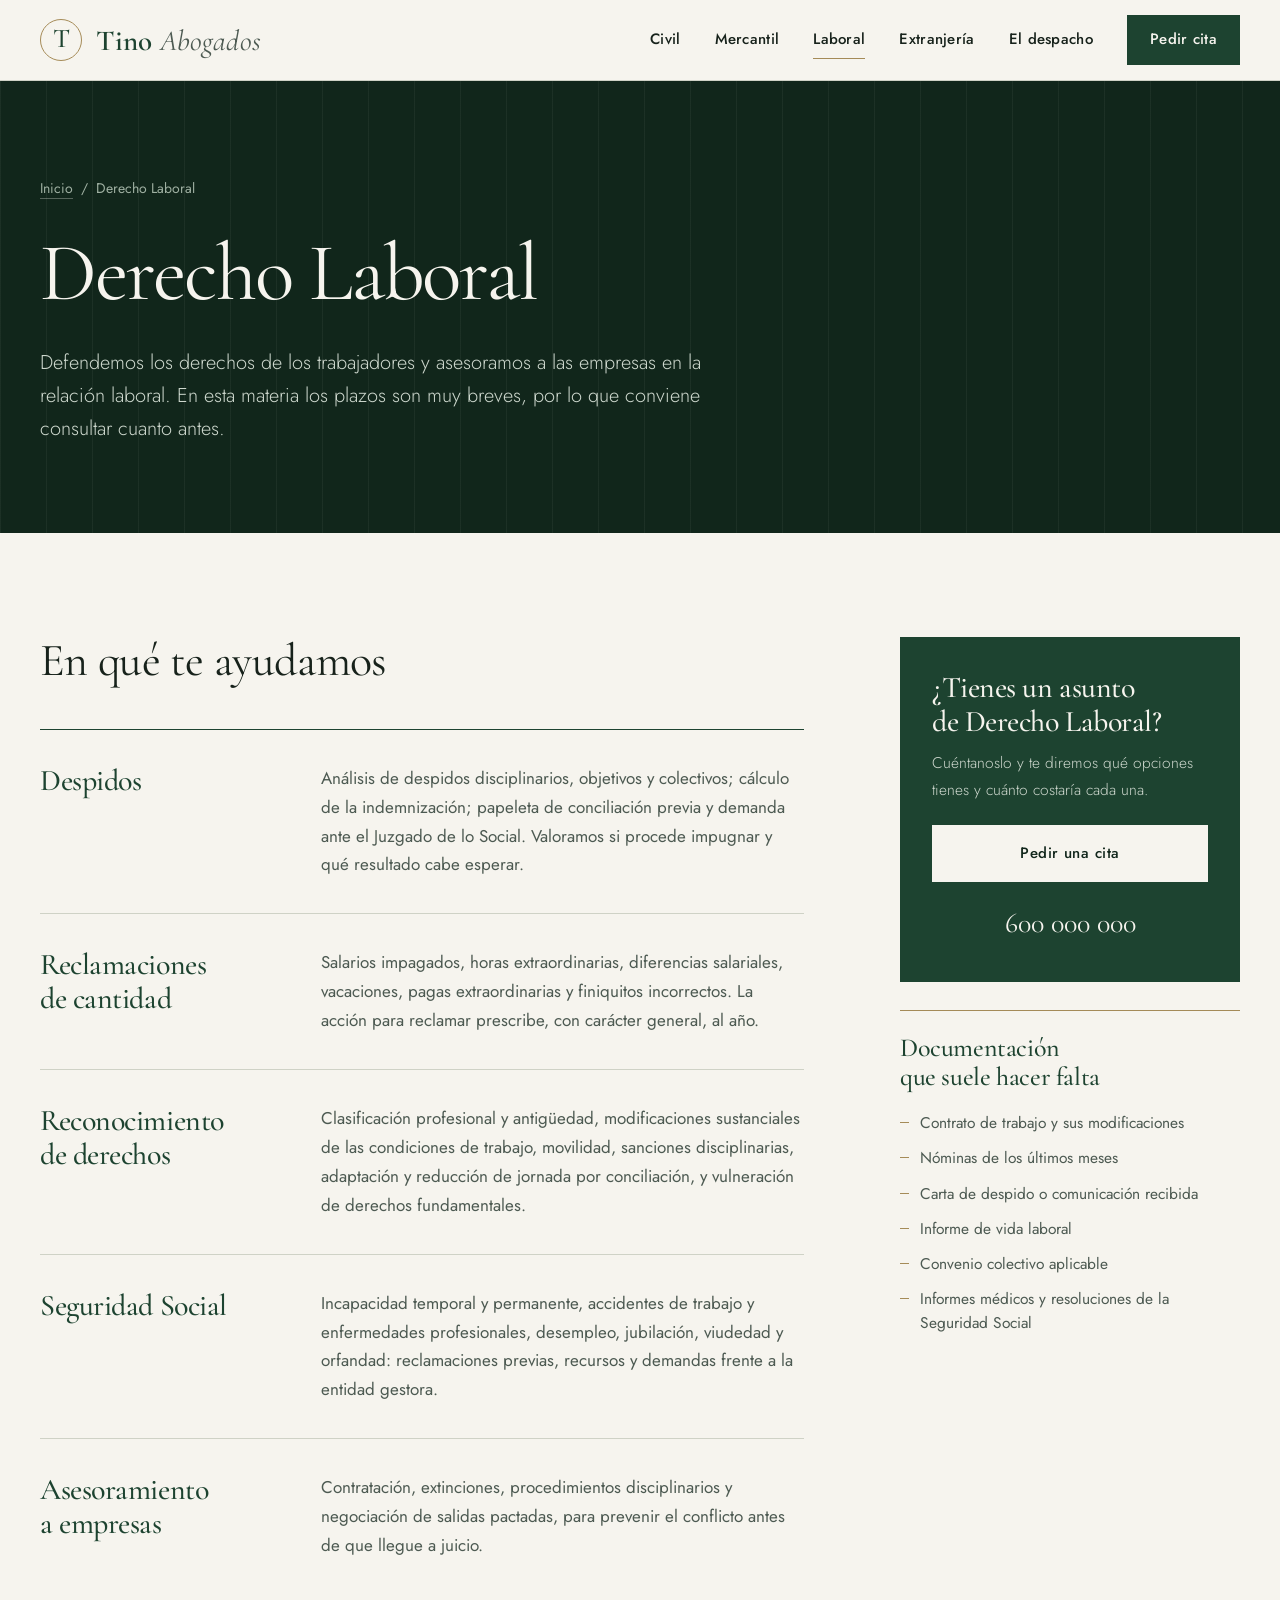
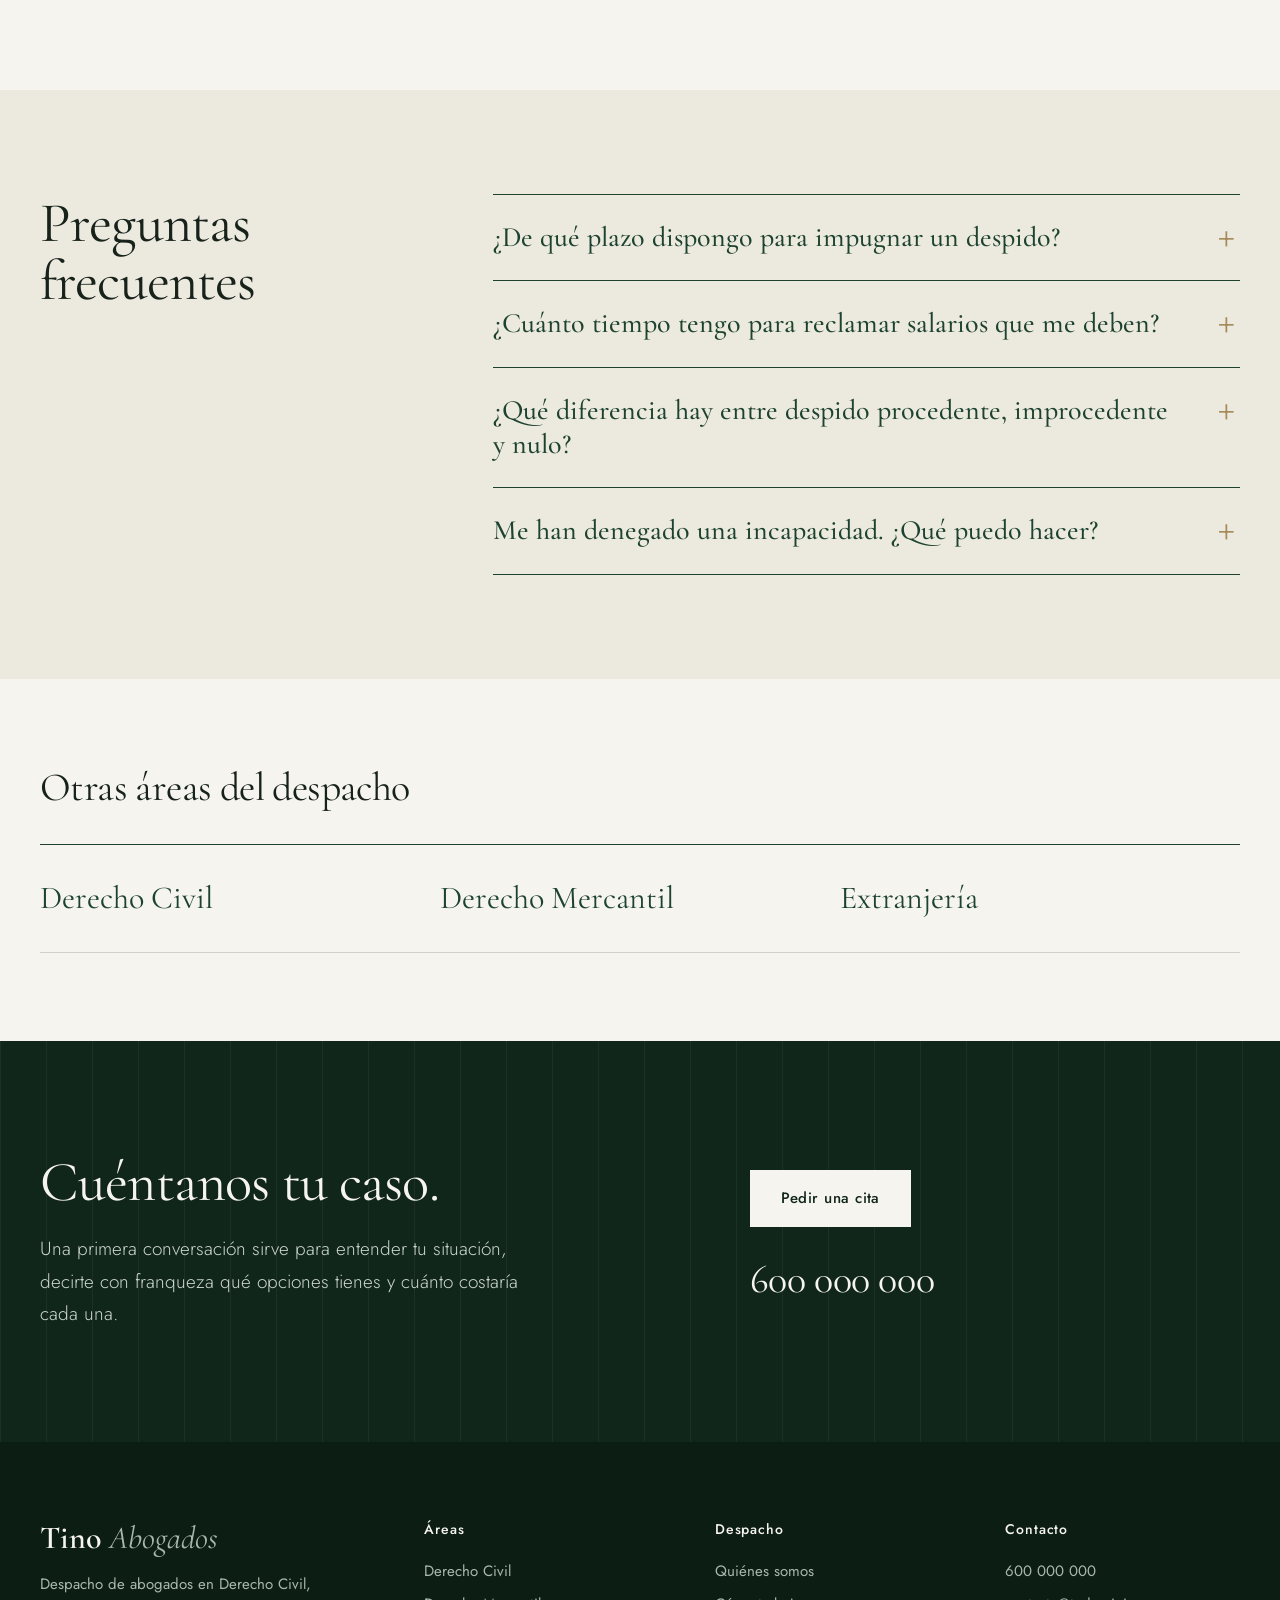
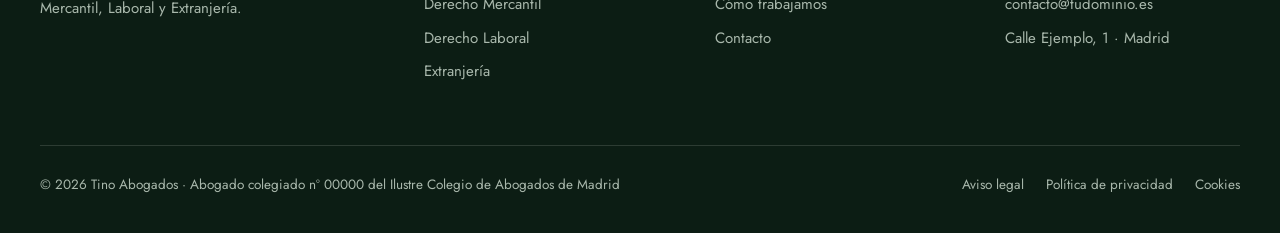
<file: derecho-laboral.html>
<!DOCTYPE html>
<html lang="es">
<head>
<meta charset="utf-8">
<meta name="viewport" content="width=device-width, initial-scale=1">
<title>Derecho Laboral | Tino Abogados</title>
<meta name="description" content="Abogados de Derecho Laboral: despidos, reclamaciones de cantidad, reconocimiento de derechos y procedimientos ante la Seguridad Social. Tino Abogados.">
<link rel="preconnect" href="https://fonts.googleapis.com">
<link rel="preconnect" href="https://fonts.gstatic.com" crossorigin>
<link href="https://fonts.googleapis.com/css2?family=Cormorant+Garamond:ital,wght@0,400;0,500;0,600;1,400;1,500&family=Jost:wght@300;400;500&display=swap" rel="stylesheet">
<link rel="stylesheet" href="styles.css">
</head>
<body>
<header class="cabecera">
  <div class="wrap">
    <a class="marca" href="index.html" aria-label="Tino Abogados, inicio">
      <span class="sello" aria-hidden="true">T</span>
      <span class="nombre">Tino <i>Abogados</i></span>
    </a>
    <button class="burger" aria-label="Abrir menú" aria-expanded="false" aria-controls="nav"><span></span><span></span></button>
    <nav class="nav" id="nav" aria-label="Principal">
      <a href="derecho-civil.html">Civil</a>
      <a href="derecho-mercantil.html">Mercantil</a>
      <a href="derecho-laboral.html" aria-current="page">Laboral</a>
      <a href="extranjeria.html">Extranjería</a>
      <a href="el-despacho.html">El despacho</a>
      <a class="btn" href="contacto.html">Pedir cita</a>
    </nav>
  </div>
</header>
<main>
<section class="cabecera-pagina raya">
  <div class="wrap">
    <div class="migas"><a href="index.html">Inicio</a> &nbsp;/&nbsp; Derecho Laboral</div>
    <h1>Derecho Laboral</h1>
    <p class="lead">Defendemos los derechos de los trabajadores y asesoramos a las empresas en la relación laboral. En esta materia los plazos son muy breves, por lo que conviene consultar cuanto antes.</p>
  </div>
</section>

<div class="wrap cuerpo">
  <div>
    <h2>En qué te ayudamos</h2>
      <div class="servicio"><h3>Despidos</h3><p>Análisis de despidos disciplinarios, objetivos y colectivos; cálculo de la indemnización; papeleta de conciliación previa y demanda ante el Juzgado de lo Social. Valoramos si procede impugnar y qué resultado cabe esperar.</p></div>
      <div class="servicio"><h3>Reclamaciones de cantidad</h3><p>Salarios impagados, horas extraordinarias, diferencias salariales, vacaciones, pagas extraordinarias y finiquitos incorrectos. La acción para reclamar prescribe, con carácter general, al año.</p></div>
      <div class="servicio"><h3>Reconocimiento de derechos</h3><p>Clasificación profesional y antigüedad, modificaciones sustanciales de las condiciones de trabajo, movilidad, sanciones disciplinarias, adaptación y reducción de jornada por conciliación, y vulneración de derechos fundamentales.</p></div>
      <div class="servicio"><h3>Seguridad Social</h3><p>Incapacidad temporal y permanente, accidentes de trabajo y enfermedades profesionales, desempleo, jubilación, viudedad y orfandad: reclamaciones previas, recursos y demandas frente a la entidad gestora.</p></div>
      <div class="servicio"><h3>Asesoramiento a empresas</h3><p>Contratación, extinciones, procedimientos disciplinarios y negociación de salidas pactadas, para prevenir el conflicto antes de que llegue a juicio.</p></div>
  </div>
  <aside class="lateral">
    <div class="caja">
      <h3>¿Tienes un asunto de Derecho Laboral?</h3>
      <p>Cuéntanoslo y te diremos qué opciones tienes y cuánto costaría cada una.</p>
      <a class="btn" href="contacto.html">Pedir una cita</a>
      <a class="tel" href="tel:+34600000000">600 000 000</a>
    </div>
    <div class="doc">
      <h3>Documentación que suele hacer falta</h3>
      <ul><li>Contrato de trabajo y sus modificaciones</li><li>Nóminas de los últimos meses</li><li>Carta de despido o comunicación recibida</li><li>Informe de vida laboral</li><li>Convenio colectivo aplicable</li><li>Informes médicos y resoluciones de la Seguridad Social</li></ul>
    </div>
  </aside>
</div>

<section class="faq">
  <div class="wrap">
    <h2>Preguntas frecuentes</h2>
    <div>
      <details><summary>¿De qué plazo dispongo para impugnar un despido?</summary><p>De veinte días hábiles desde la fecha del despido. Antes de demandar hay que presentar la papeleta de conciliación, que suspende el plazo. Es un plazo de caducidad: si se deja pasar, se pierde la acción.</p></details>
      <details><summary>¿Cuánto tiempo tengo para reclamar salarios que me deben?</summary><p>Con carácter general, un año desde que la cantidad pudo reclamarse. Por eso conviene no esperar: cada mes que pasa puede dejar fuera de reclamación una parte de lo debido.</p></details>
      <details><summary>¿Qué diferencia hay entre despido procedente, improcedente y nulo?</summary><p>En el procedente se confirma que existe causa y no hay indemnización por despido disciplinario. En el improcedente no se acredita la causa o hay defectos formales, y la empresa debe elegir entre readmitir o indemnizar. El nulo vulnera derechos fundamentales o garantías especiales, como las de la maternidad, y obliga a la readmisión inmediata con abono de los salarios dejados de percibir.</p></details>
      <details><summary>Me han denegado una incapacidad. ¿Qué puedo hacer?</summary><p>Se puede presentar reclamación previa ante la entidad gestora y, si se desestima, demanda ante el Juzgado de lo Social. Cada trámite tiene plazos cortos, así que conviene revisar la resolución cuanto antes.</p></details>
    </div>
  </div>
</section>

<section class="otras">
  <div class="wrap">
    <h2>Otras áreas del despacho</h2>
    <div class="lista"><a href="derecho-civil.html">Derecho Civil</a><a href="derecho-mercantil.html">Derecho Mercantil</a><a href="extranjeria.html">Extranjería</a></div>
  </div>
</section>
<section class="cierre raya">
  <div class="wrap">
    <div>
      <h2>Cuéntanos tu caso.</h2>
      <p style="margin-top:22px">Una primera conversación sirve para entender tu situación, decirte con franqueza qué opciones tienes y cuánto costaría cada una.</p>
    </div>
    <div class="lado">
      <a class="btn" href="contacto.html">Pedir una cita</a>
      <a class="tel" href="tel:+34600000000">600 000 000</a>
    </div>
  </div>
</section>

</main>
<footer class="pie">
  <div class="wrap">
    <div class="pie-grid">
      <div>
        <div class="nombre">Tino <i>Abogados</i></div>
        <p>Despacho de abogados en Derecho Civil, Mercantil, Laboral y Extranjería.</p>
      </div>
      <div>
        <h4>Áreas</h4>
        <ul>
          <li><a href="derecho-civil.html">Derecho Civil</a></li>
          <li><a href="derecho-mercantil.html">Derecho Mercantil</a></li>
          <li><a href="derecho-laboral.html">Derecho Laboral</a></li>
          <li><a href="extranjeria.html">Extranjería</a></li>
        </ul>
      </div>
      <div>
        <h4>Despacho</h4>
        <ul>
          <li><a href="el-despacho.html">Quiénes somos</a></li>
          <li><a href="index.html#proceso">Cómo trabajamos</a></li>
          <li><a href="contacto.html">Contacto</a></li>
        </ul>
      </div>
      <div>
        <h4>Contacto</h4>
        <ul>
          <!-- EDITA: tus datos reales -->
          <li><a href="tel:+34600000000">600 000 000</a></li>
          <li><a href="mailto:contacto@tudominio.es">contacto@tudominio.es</a></li>
          <li>Calle Ejemplo, 1 · Madrid</li>
        </ul>
      </div>
    </div>
    <div class="pie-legal">
      <!-- EDITA: tu número de colegiado y tu Colegio de Abogados -->
      <span>© 2026 Tino Abogados · Abogado colegiado nº 00000 del Ilustre Colegio de Abogados de Madrid</span>
      <span><a href="#">Aviso legal</a><a href="#">Política de privacidad</a><a href="#">Cookies</a></span>
    </div>
  </div>
</footer>
<script>
  var b = document.querySelector('.burger'), n = document.getElementById('nav');
  b.addEventListener('click', function () {
    var abierto = n.classList.toggle('abierto');
    b.setAttribute('aria-expanded', abierto);
  });
</script>
</body>
</html>
</file>
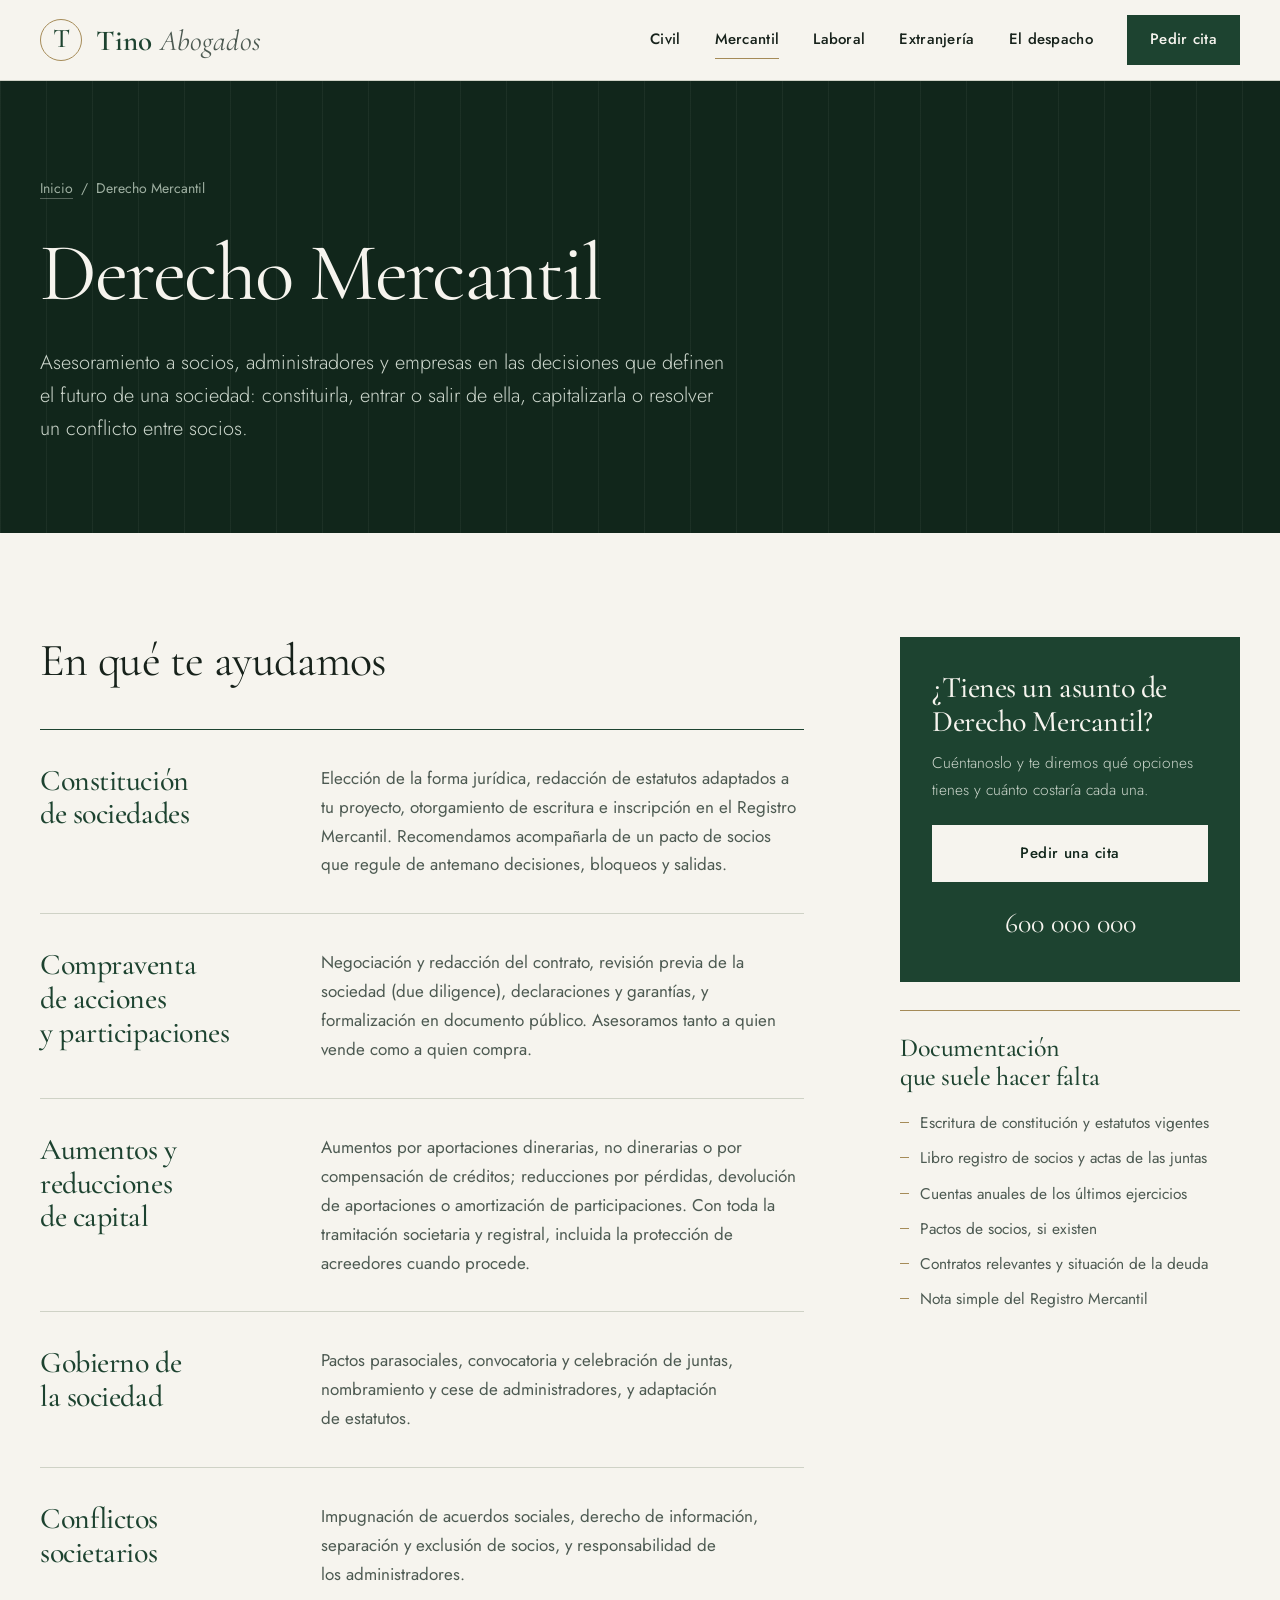
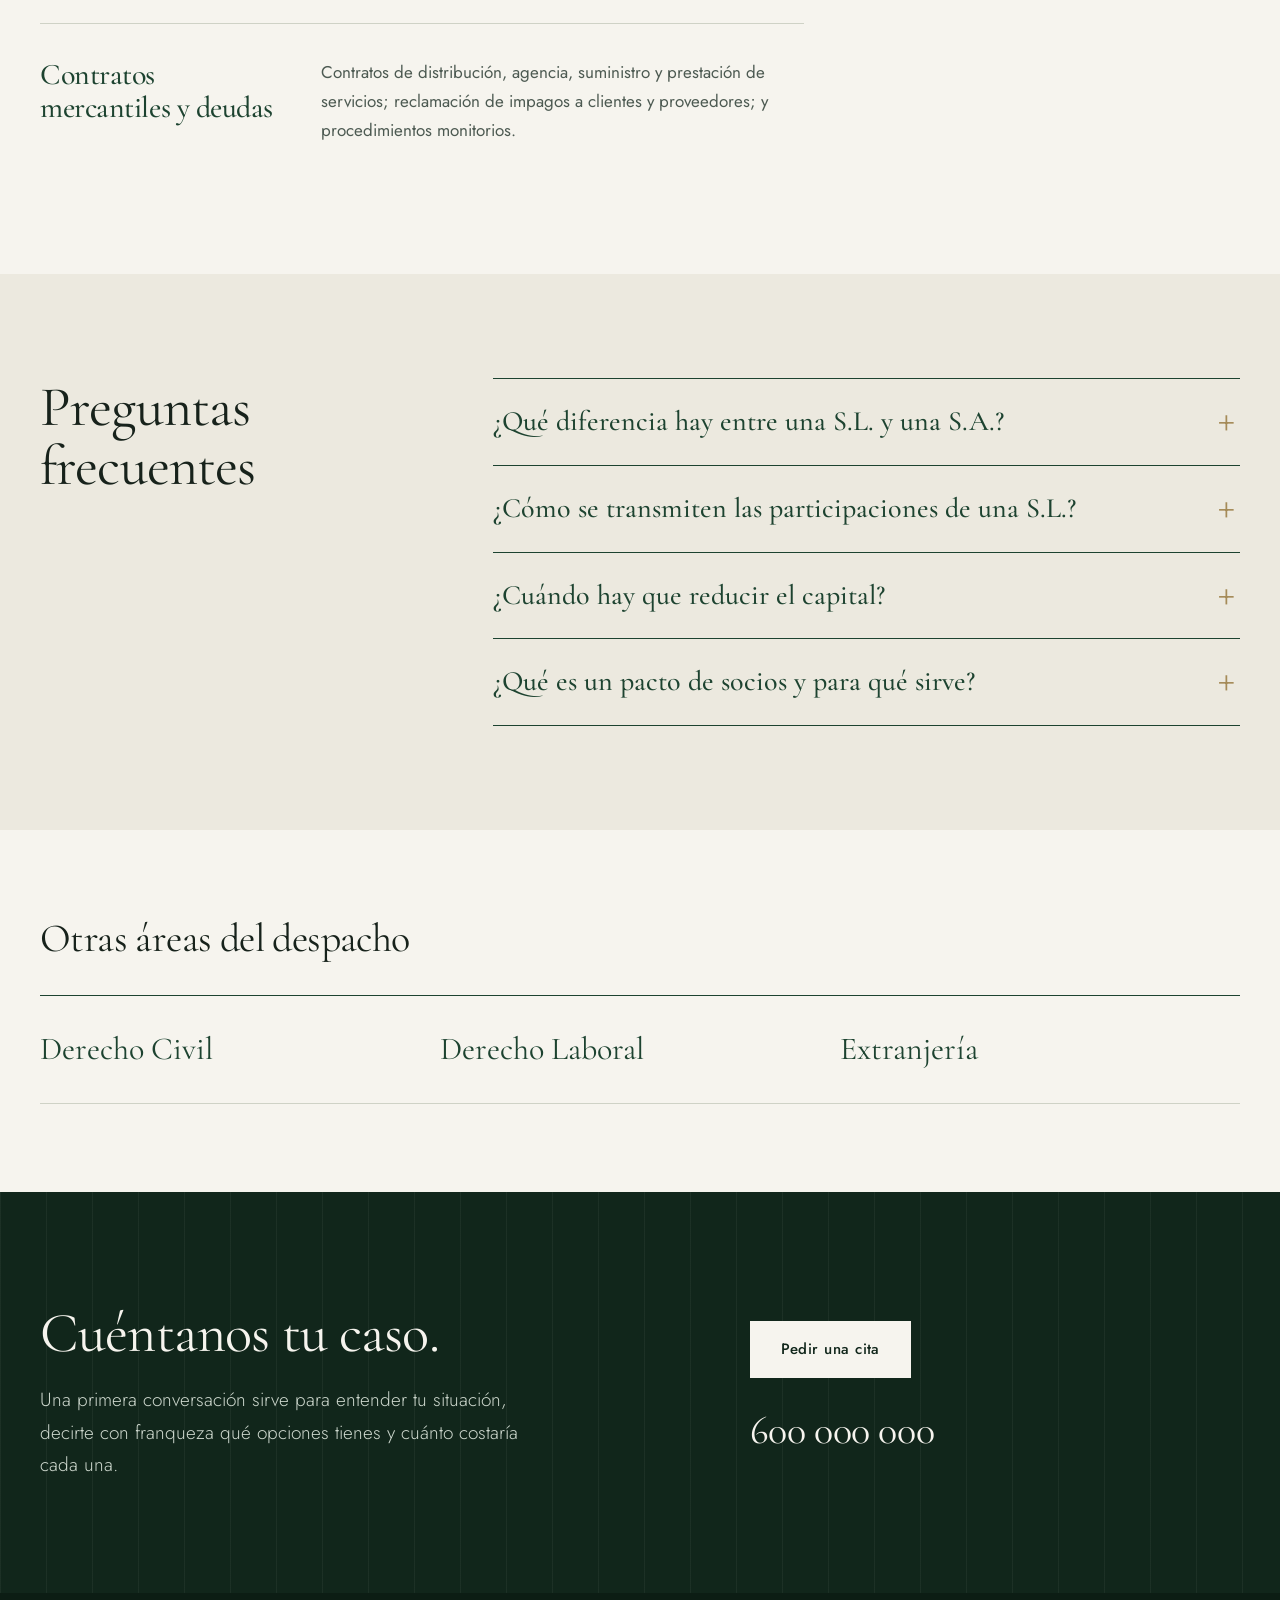
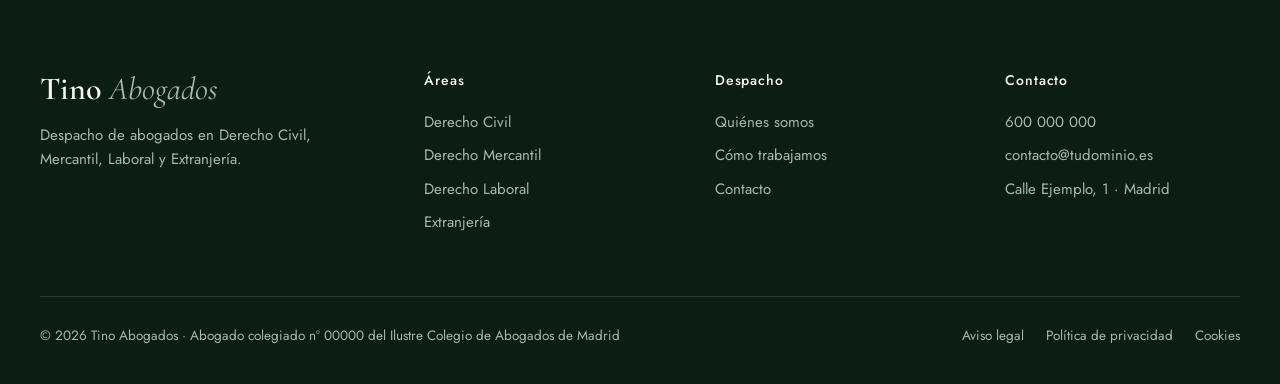
<file: derecho-mercantil.html>
<!DOCTYPE html>
<html lang="es">
<head>
<meta charset="utf-8">
<meta name="viewport" content="width=device-width, initial-scale=1">
<title>Derecho Mercantil | Tino Abogados</title>
<meta name="description" content="Abogados de Derecho Mercantil: constitución de sociedades, compraventa de acciones y participaciones, aumentos y reducciones de capital. Tino Abogados.">
<link rel="preconnect" href="https://fonts.googleapis.com">
<link rel="preconnect" href="https://fonts.gstatic.com" crossorigin>
<link href="https://fonts.googleapis.com/css2?family=Cormorant+Garamond:ital,wght@0,400;0,500;0,600;1,400;1,500&family=Jost:wght@300;400;500&display=swap" rel="stylesheet">
<link rel="stylesheet" href="styles.css">
</head>
<body>
<header class="cabecera">
  <div class="wrap">
    <a class="marca" href="index.html" aria-label="Tino Abogados, inicio">
      <span class="sello" aria-hidden="true">T</span>
      <span class="nombre">Tino <i>Abogados</i></span>
    </a>
    <button class="burger" aria-label="Abrir menú" aria-expanded="false" aria-controls="nav"><span></span><span></span></button>
    <nav class="nav" id="nav" aria-label="Principal">
      <a href="derecho-civil.html">Civil</a>
      <a href="derecho-mercantil.html" aria-current="page">Mercantil</a>
      <a href="derecho-laboral.html">Laboral</a>
      <a href="extranjeria.html">Extranjería</a>
      <a href="el-despacho.html">El despacho</a>
      <a class="btn" href="contacto.html">Pedir cita</a>
    </nav>
  </div>
</header>
<main>
<section class="cabecera-pagina raya">
  <div class="wrap">
    <div class="migas"><a href="index.html">Inicio</a> &nbsp;/&nbsp; Derecho Mercantil</div>
    <h1>Derecho Mercantil</h1>
    <p class="lead">Asesoramiento a socios, administradores y empresas en las decisiones que definen el futuro de una sociedad: constituirla, entrar o salir de ella, capitalizarla o resolver un conflicto entre socios.</p>
  </div>
</section>

<div class="wrap cuerpo">
  <div>
    <h2>En qué te ayudamos</h2>
      <div class="servicio"><h3>Constitución de sociedades</h3><p>Elección de la forma jurídica, redacción de estatutos adaptados a tu proyecto, otorgamiento de escritura e inscripción en el Registro Mercantil. Recomendamos acompañarla de un pacto de socios que regule de antemano decisiones, bloqueos y salidas.</p></div>
      <div class="servicio"><h3>Compraventa de acciones y participaciones</h3><p>Negociación y redacción del contrato, revisión previa de la sociedad (due diligence), declaraciones y garantías, y formalización en documento público. Asesoramos tanto a quien vende como a quien compra.</p></div>
      <div class="servicio"><h3>Aumentos y reducciones de capital</h3><p>Aumentos por aportaciones dinerarias, no dinerarias o por compensación de créditos; reducciones por pérdidas, devolución de aportaciones o amortización de participaciones. Con toda la tramitación societaria y registral, incluida la protección de acreedores cuando procede.</p></div>
      <div class="servicio"><h3>Gobierno de la sociedad</h3><p>Pactos parasociales, convocatoria y celebración de juntas, nombramiento y cese de administradores, y adaptación de estatutos.</p></div>
      <div class="servicio"><h3>Conflictos societarios</h3><p>Impugnación de acuerdos sociales, derecho de información, separación y exclusión de socios, y responsabilidad de los administradores.</p></div>
      <div class="servicio"><h3>Contratos mercantiles y deudas</h3><p>Contratos de distribución, agencia, suministro y prestación de servicios; reclamación de impagos a clientes y proveedores; y procedimientos monitorios.</p></div>
  </div>
  <aside class="lateral">
    <div class="caja">
      <h3>¿Tienes un asunto de Derecho Mercantil?</h3>
      <p>Cuéntanoslo y te diremos qué opciones tienes y cuánto costaría cada una.</p>
      <a class="btn" href="contacto.html">Pedir una cita</a>
      <a class="tel" href="tel:+34600000000">600 000 000</a>
    </div>
    <div class="doc">
      <h3>Documentación que suele hacer falta</h3>
      <ul><li>Escritura de constitución y estatutos vigentes</li><li>Libro registro de socios y actas de las juntas</li><li>Cuentas anuales de los últimos ejercicios</li><li>Pactos de socios, si existen</li><li>Contratos relevantes y situación de la deuda</li><li>Nota simple del Registro Mercantil</li></ul>
    </div>
  </aside>
</div>

<section class="faq">
  <div class="wrap">
    <h2>Preguntas frecuentes</h2>
    <div>
      <details><summary>¿Qué diferencia hay entre una S.L. y una S.A.?</summary><p>La sociedad limitada divide el capital en participaciones y es la forma habitual en las pymes: es más sencilla de gestionar y sus participaciones no pueden representarse en títulos negociables ni ofrecerse al público. La sociedad anónima divide el capital en acciones, se usa en proyectos de mayor tamaño o con previsión de captar inversión, y exige un capital mínimo más elevado.</p></details>
      <details><summary>¿Cómo se transmiten las participaciones de una S.L.?</summary><p>La transmisión debe formalizarse en documento público (escritura o póliza intervenida por notario) y comunicarse a la sociedad. Además, los estatutos suelen incluir restricciones o derechos de adquisición preferente que hay que respetar.</p></details>
      <details><summary>¿Cuándo hay que reducir el capital?</summary><p>Puede ser voluntario, por ejemplo para devolver aportaciones o amortizar participaciones, o responder a pérdidas. Si las pérdidas dejan el patrimonio neto por debajo de la mitad del capital social, la sociedad puede incurrir en causa de disolución, salvo que se aumente o reduzca el capital en la medida suficiente. Conviene actuar cuanto antes.</p></details>
      <details><summary>¿Qué es un pacto de socios y para qué sirve?</summary><p>Es un contrato entre socios que regula lo que los estatutos no cubren o no conviene publicar: toma de decisiones, bloqueos, cláusulas de arrastre y acompañamiento, no competencia o supuestos de salida. Evita conflictos y da certeza a todos.</p></details>
    </div>
  </div>
</section>

<section class="otras">
  <div class="wrap">
    <h2>Otras áreas del despacho</h2>
    <div class="lista"><a href="derecho-civil.html">Derecho Civil</a><a href="derecho-laboral.html">Derecho Laboral</a><a href="extranjeria.html">Extranjería</a></div>
  </div>
</section>
<section class="cierre raya">
  <div class="wrap">
    <div>
      <h2>Cuéntanos tu caso.</h2>
      <p style="margin-top:22px">Una primera conversación sirve para entender tu situación, decirte con franqueza qué opciones tienes y cuánto costaría cada una.</p>
    </div>
    <div class="lado">
      <a class="btn" href="contacto.html">Pedir una cita</a>
      <a class="tel" href="tel:+34600000000">600 000 000</a>
    </div>
  </div>
</section>

</main>
<footer class="pie">
  <div class="wrap">
    <div class="pie-grid">
      <div>
        <div class="nombre">Tino <i>Abogados</i></div>
        <p>Despacho de abogados en Derecho Civil, Mercantil, Laboral y Extranjería.</p>
      </div>
      <div>
        <h4>Áreas</h4>
        <ul>
          <li><a href="derecho-civil.html">Derecho Civil</a></li>
          <li><a href="derecho-mercantil.html">Derecho Mercantil</a></li>
          <li><a href="derecho-laboral.html">Derecho Laboral</a></li>
          <li><a href="extranjeria.html">Extranjería</a></li>
        </ul>
      </div>
      <div>
        <h4>Despacho</h4>
        <ul>
          <li><a href="el-despacho.html">Quiénes somos</a></li>
          <li><a href="index.html#proceso">Cómo trabajamos</a></li>
          <li><a href="contacto.html">Contacto</a></li>
        </ul>
      </div>
      <div>
        <h4>Contacto</h4>
        <ul>
          <!-- EDITA: tus datos reales -->
          <li><a href="tel:+34600000000">600 000 000</a></li>
          <li><a href="mailto:contacto@tudominio.es">contacto@tudominio.es</a></li>
          <li>Calle Ejemplo, 1 · Madrid</li>
        </ul>
      </div>
    </div>
    <div class="pie-legal">
      <!-- EDITA: tu número de colegiado y tu Colegio de Abogados -->
      <span>© 2026 Tino Abogados · Abogado colegiado nº 00000 del Ilustre Colegio de Abogados de Madrid</span>
      <span><a href="#">Aviso legal</a><a href="#">Política de privacidad</a><a href="#">Cookies</a></span>
    </div>
  </div>
</footer>
<script>
  var b = document.querySelector('.burger'), n = document.getElementById('nav');
  b.addEventListener('click', function () {
    var abierto = n.classList.toggle('abierto');
    b.setAttribute('aria-expanded', abierto);
  });
</script>
</body>
</html>
</file>
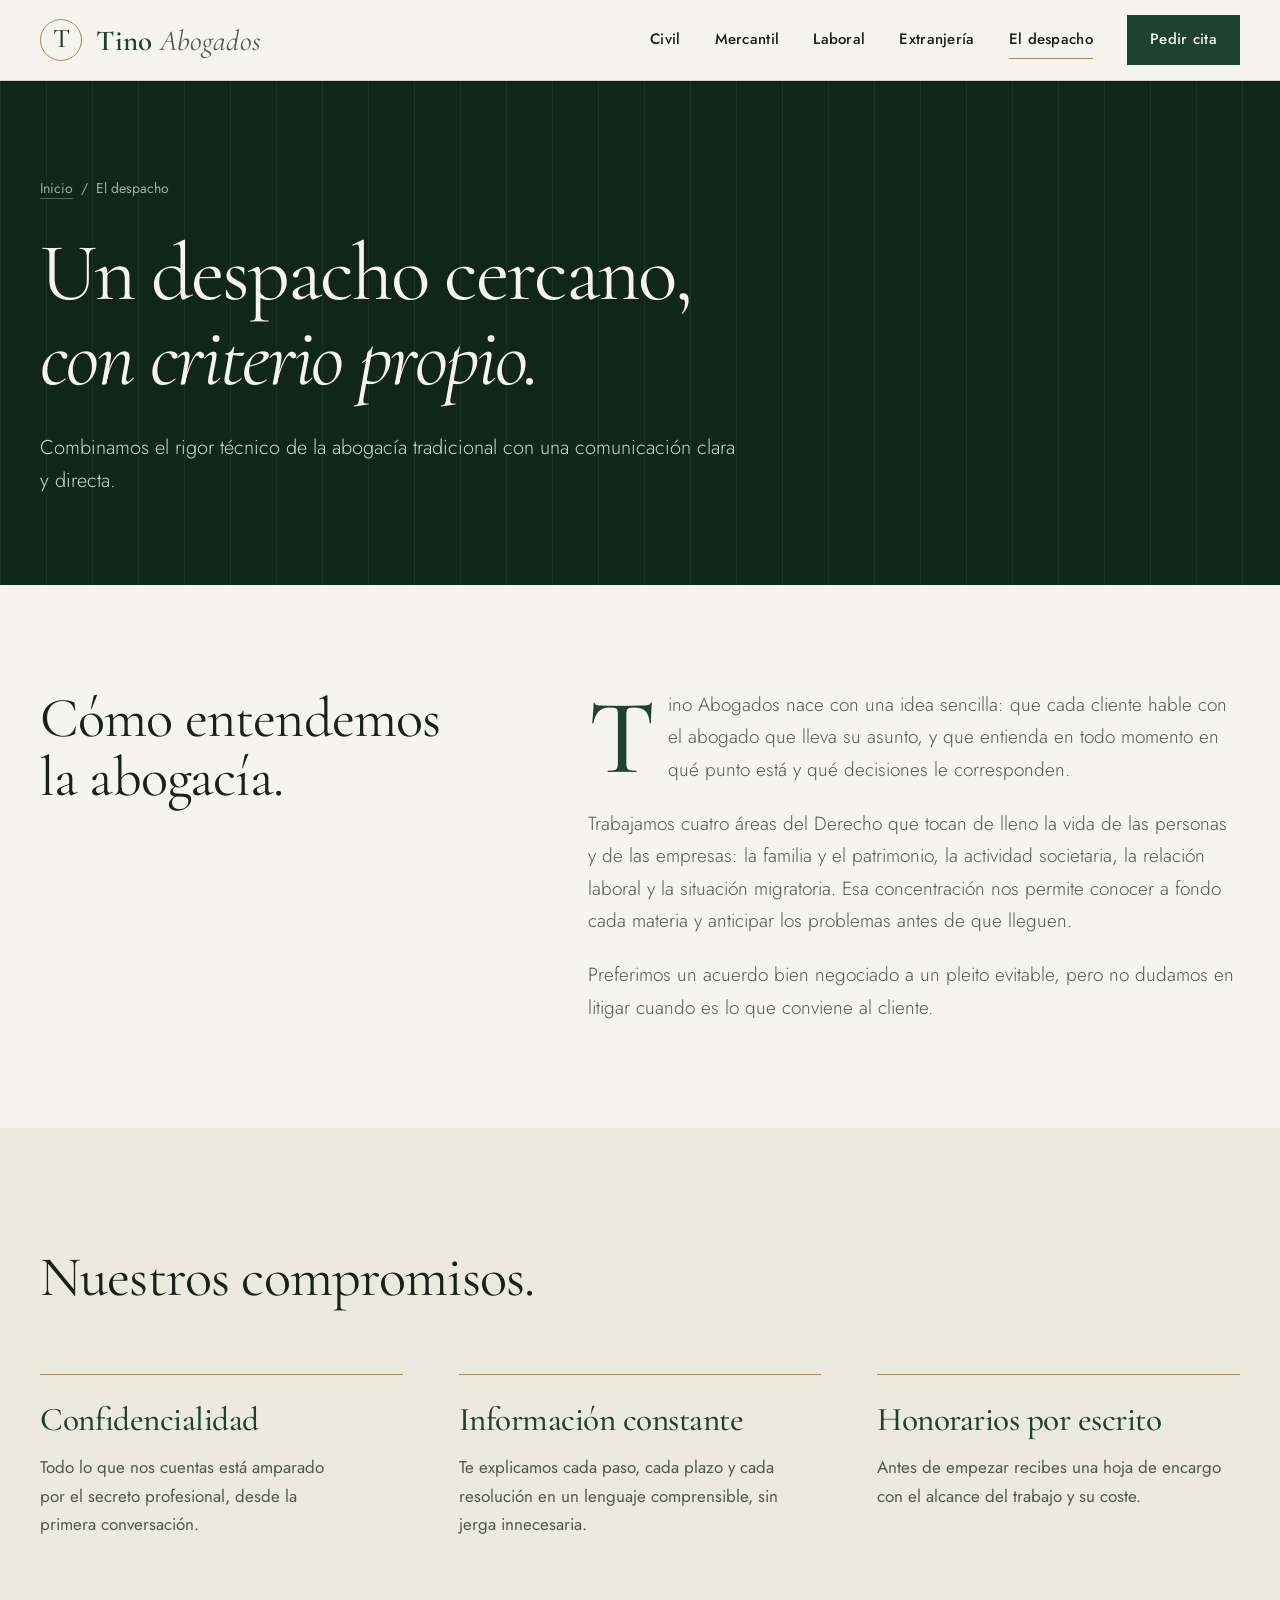
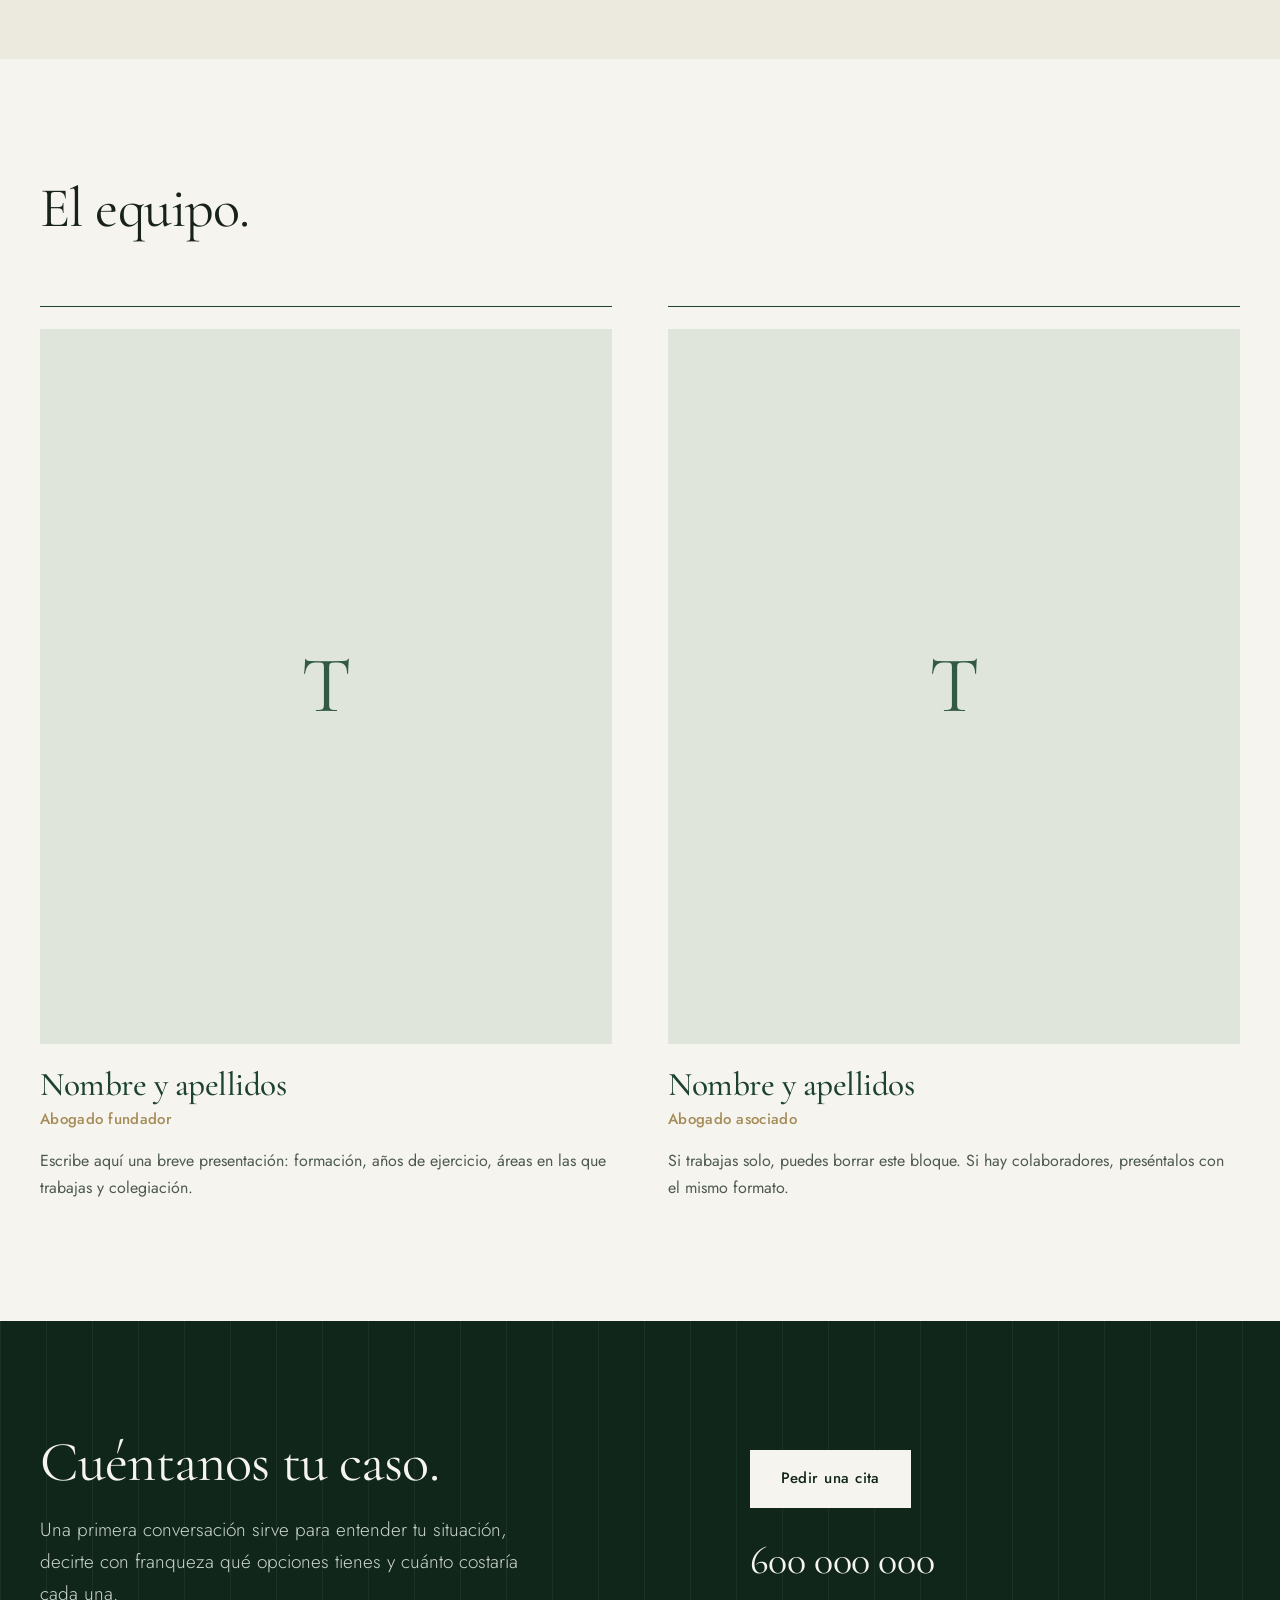
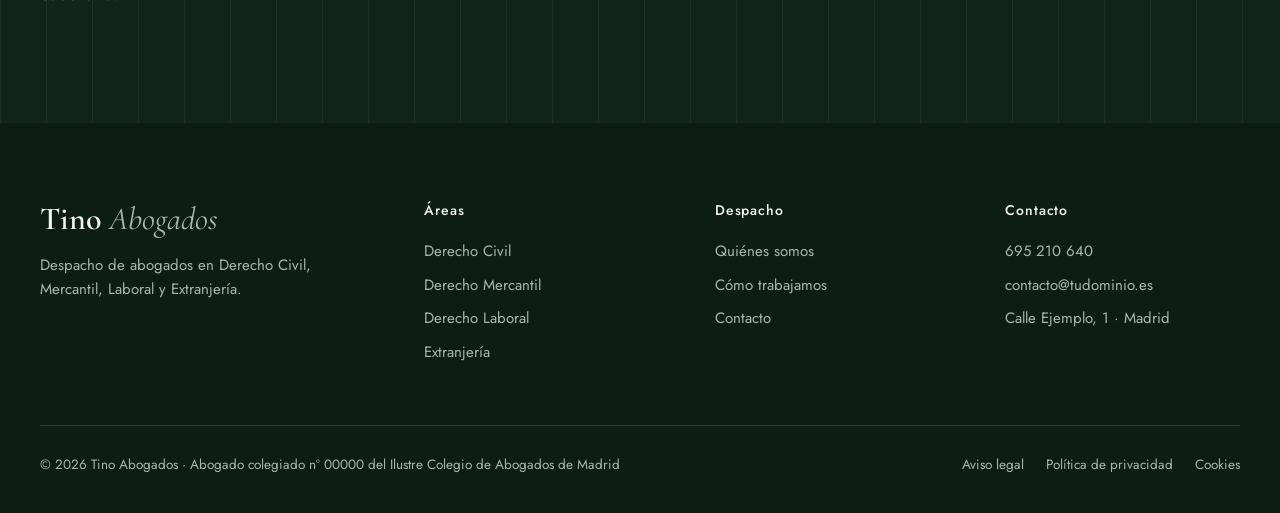
<file: el-despacho.html>
<!DOCTYPE html>
<html lang="es">
<head>
<meta charset="utf-8">
<meta name="viewport" content="width=device-width, initial-scale=1">
<title>El despacho | Tino Abogados</title>
<meta name="description" content="Conoce Tino Abogados: cómo trabajamos, nuestros compromisos y nuestro equipo.">
<link rel="preconnect" href="https://fonts.googleapis.com">
<link rel="preconnect" href="https://fonts.gstatic.com" crossorigin>
<link href="https://fonts.googleapis.com/css2?family=Cormorant+Garamond:ital,wght@0,400;0,500;0,600;1,400;1,500&family=Jost:wght@300;400;500&display=swap" rel="stylesheet">
<link rel="stylesheet" href="styles.css">
</head>
<body>
<header class="cabecera">
  <div class="wrap">
    <a class="marca" href="index.html" aria-label="Tino Abogados, inicio">
      <span class="sello" aria-hidden="true">T</span>
      <span class="nombre">Tino <i>Abogados</i></span>
    </a>
    <button class="burger" aria-label="Abrir menú" aria-expanded="false" aria-controls="nav"><span></span><span></span></button>
    <nav class="nav" id="nav" aria-label="Principal">
      <a href="derecho-civil.html">Civil</a>
      <a href="derecho-mercantil.html">Mercantil</a>
      <a href="derecho-laboral.html">Laboral</a>
      <a href="extranjeria.html">Extranjería</a>
      <a href="el-despacho.html" aria-current="page">El despacho</a>
      <a class="btn" href="contacto.html">Pedir cita</a>
    </nav>
  </div>
</header>
<main>
<section class="cabecera-pagina raya">
  <div class="wrap">
    <div class="migas"><a href="index.html">Inicio</a> &nbsp;/&nbsp; El despacho</div>
    <h1>Un despacho cercano,<br><em>con criterio propio.</em></h1>
    <p class="lead">Combinamos el rigor técnico de la abogacía tradicional con una comunicación clara y directa.</p>
  </div>
</section>

<div class="wrap presentacion">
  <h2>Cómo entendemos la abogacía.</h2>
  <div class="texto">
    <!-- EDITA: sustituye estos párrafos por la presentación real del despacho -->
    <p>Tino Abogados nace con una idea sencilla: que cada cliente hable con el abogado que lleva su asunto, y que entienda en todo momento en qué punto está y qué decisiones le corresponden.</p>
    <p>Trabajamos cuatro áreas del Derecho que tocan de lleno la vida de las personas y de las empresas: la familia y el patrimonio, la actividad societaria, la relación laboral y la situación migratoria. Esa concentración nos permite conocer a fondo cada materia y anticipar los problemas antes de que lleguen.</p>
    <p>Preferimos un acuerdo bien negociado a un pleito evitable, pero no dudamos en litigar cuando es lo que conviene al cliente.</p>
  </div>
</div>

<section class="seccion suave">
  <div class="wrap">
    <div class="cabecera-seccion"><h2>Nuestros compromisos.</h2></div>
    <div class="principios">
      <div><h3>Confidencialidad</h3><p>Todo lo que nos cuentas está amparado por el secreto profesional, desde la primera conversación.</p></div>
      <div><h3>Información constante</h3><p>Te explicamos cada paso, cada plazo y cada resolución en un lenguaje comprensible, sin jerga innecesaria.</p></div>
      <div><h3>Honorarios por escrito</h3><p>Antes de empezar recibes una hoja de encargo con el alcance del trabajo y su coste.</p></div>
    </div>
  </div>
</section>

<section class="seccion">
  <div class="wrap">
    <div class="cabecera-seccion"><h2>El equipo.</h2></div>
    <div class="equipo">
      <!-- EDITA: añade tu foto (sustituye el bloque .foto por <img src="tu-foto.jpg" alt="Tu nombre">) y tu trayectoria -->
      <div class="persona">
        <div class="foto" aria-hidden="true">T</div>
        <h3>Nombre y apellidos</h3>
        <div class="cargo">Abogado fundador</div>
        <p>Escribe aquí una breve presentación: formación, años de ejercicio, áreas en las que trabajas y colegiación.</p>
      </div>
      <div class="persona">
        <div class="foto" aria-hidden="true">T</div>
        <h3>Nombre y apellidos</h3>
        <div class="cargo">Abogado asociado</div>
        <p>Si trabajas solo, puedes borrar este bloque. Si hay colaboradores, preséntalos con el mismo formato.</p>
      </div>
    </div>
  </div>
</section>
<section class="cierre raya">
  <div class="wrap">
    <div>
      <h2>Cuéntanos tu caso.</h2>
      <p style="margin-top:22px">Una primera conversación sirve para entender tu situación, decirte con franqueza qué opciones tienes y cuánto costaría cada una.</p>
    </div>
    <div class="lado">
      <a class="btn" href="contacto.html">Pedir una cita</a>
      <a class="tel" href="tel:+34600000000">600 000 000</a>
    </div>
  </div>
</section>

</main>
<footer class="pie">
  <div class="wrap">
    <div class="pie-grid">
      <div>
        <div class="nombre">Tino <i>Abogados</i></div>
        <p>Despacho de abogados en Derecho Civil, Mercantil, Laboral y Extranjería.</p>
      </div>
      <div>
        <h4>Áreas</h4>
        <ul>
          <li><a href="derecho-civil.html">Derecho Civil</a></li>
          <li><a href="derecho-mercantil.html">Derecho Mercantil</a></li>
          <li><a href="derecho-laboral.html">Derecho Laboral</a></li>
          <li><a href="extranjeria.html">Extranjería</a></li>
        </ul>
      </div>
      <div>
        <h4>Despacho</h4>
        <ul>
          <li><a href="el-despacho.html">Quiénes somos</a></li>
          <li><a href="index.html#proceso">Cómo trabajamos</a></li>
          <li><a href="contacto.html">Contacto</a></li>
        </ul>
      </div>
      <div>
        <h4>Contacto</h4>
        <ul>
          <!-- EDITA: tus datos reales -->
          <li><a href="tel:+34695210640">695 210 640</a></li>
          <li><a href="mailto:contacto@tudominio.es">contacto@tudominio.es</a></li>
          <li>Calle Ejemplo, 1 · Madrid</li>
        </ul>
      </div>
    </div>
    <div class="pie-legal">
      <!-- EDITA: tu número de colegiado y tu Colegio de Abogados -->
      <span>© 2026 Tino Abogados · Abogado colegiado nº 00000 del Ilustre Colegio de Abogados de Madrid</span>
      <span><a href="#">Aviso legal</a><a href="#">Política de privacidad</a><a href="#">Cookies</a></span>
    </div>
  </div>
</footer>
<script>
  var b = document.querySelector('.burger'), n = document.getElementById('nav');
  b.addEventListener('click', function () {
    var abierto = n.classList.toggle('abierto');
    b.setAttribute('aria-expanded', abierto);
  });
</script>
</body>
</html>
</file>
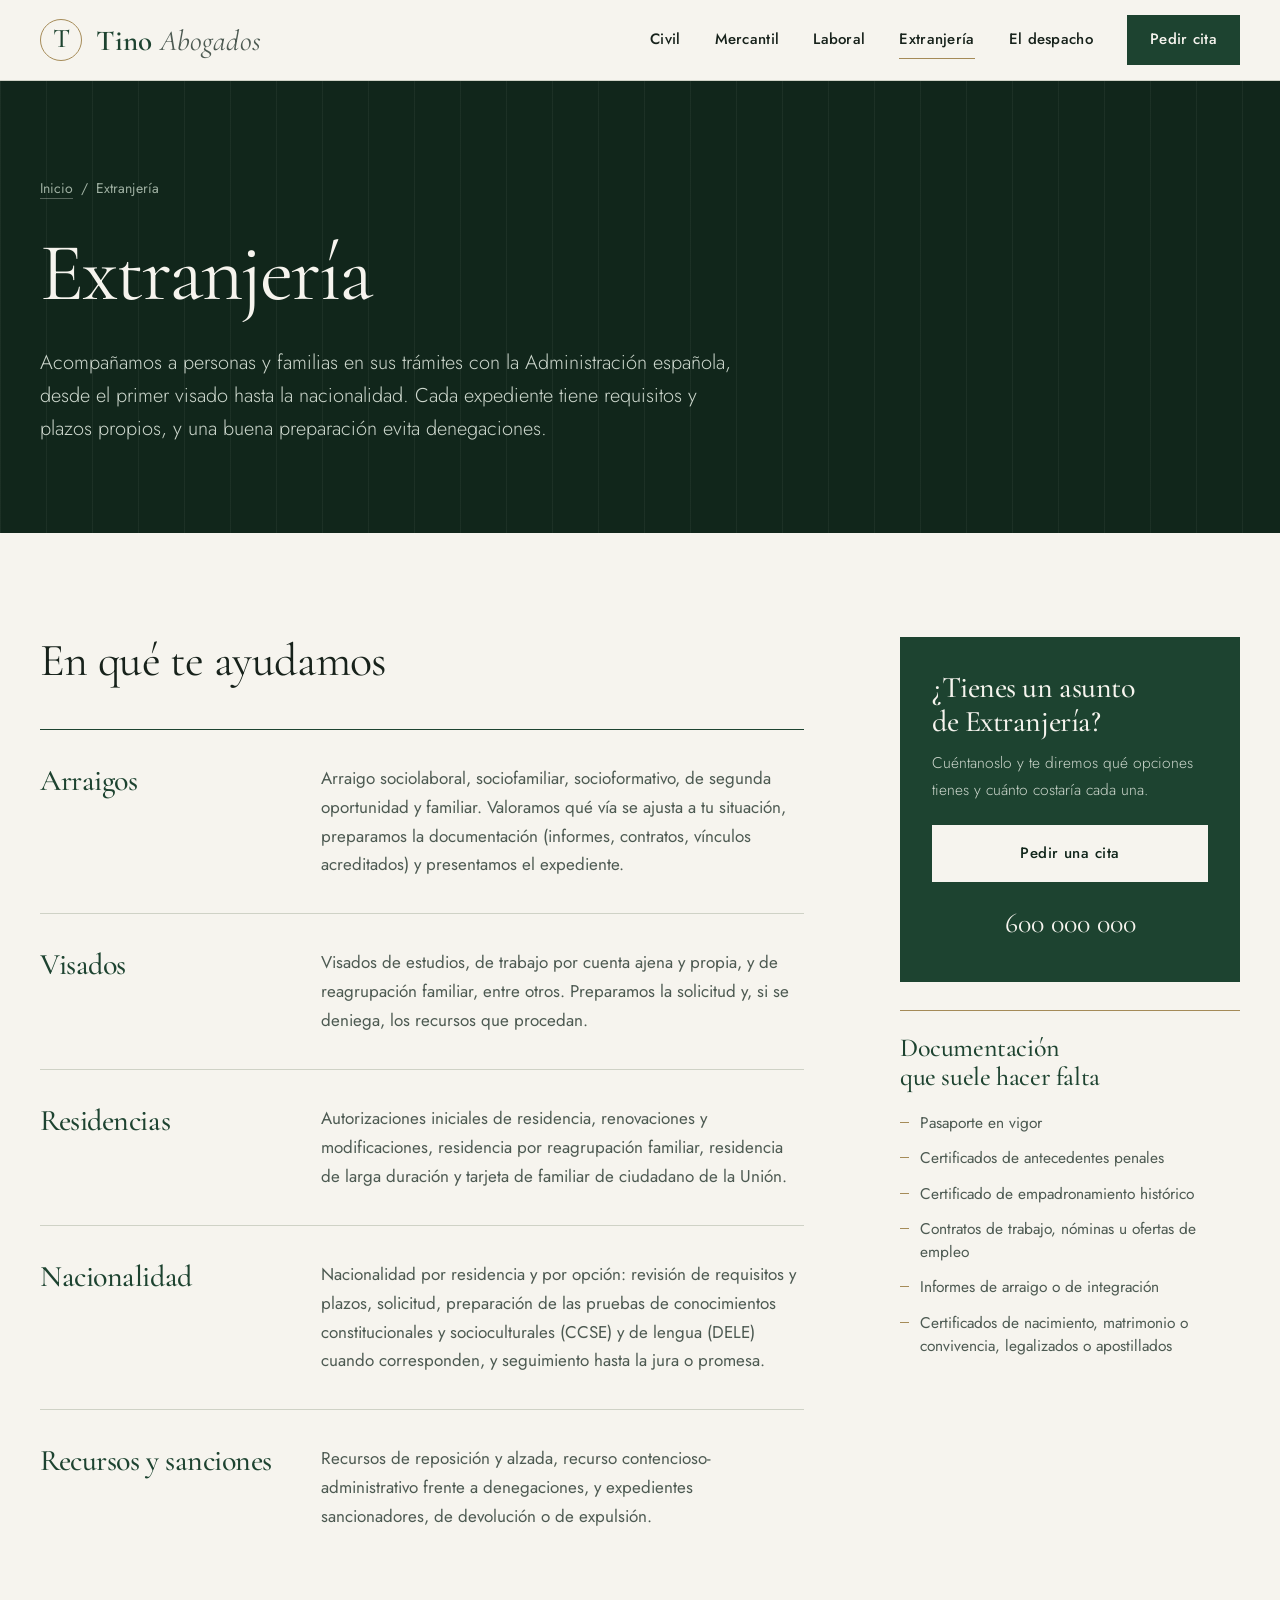
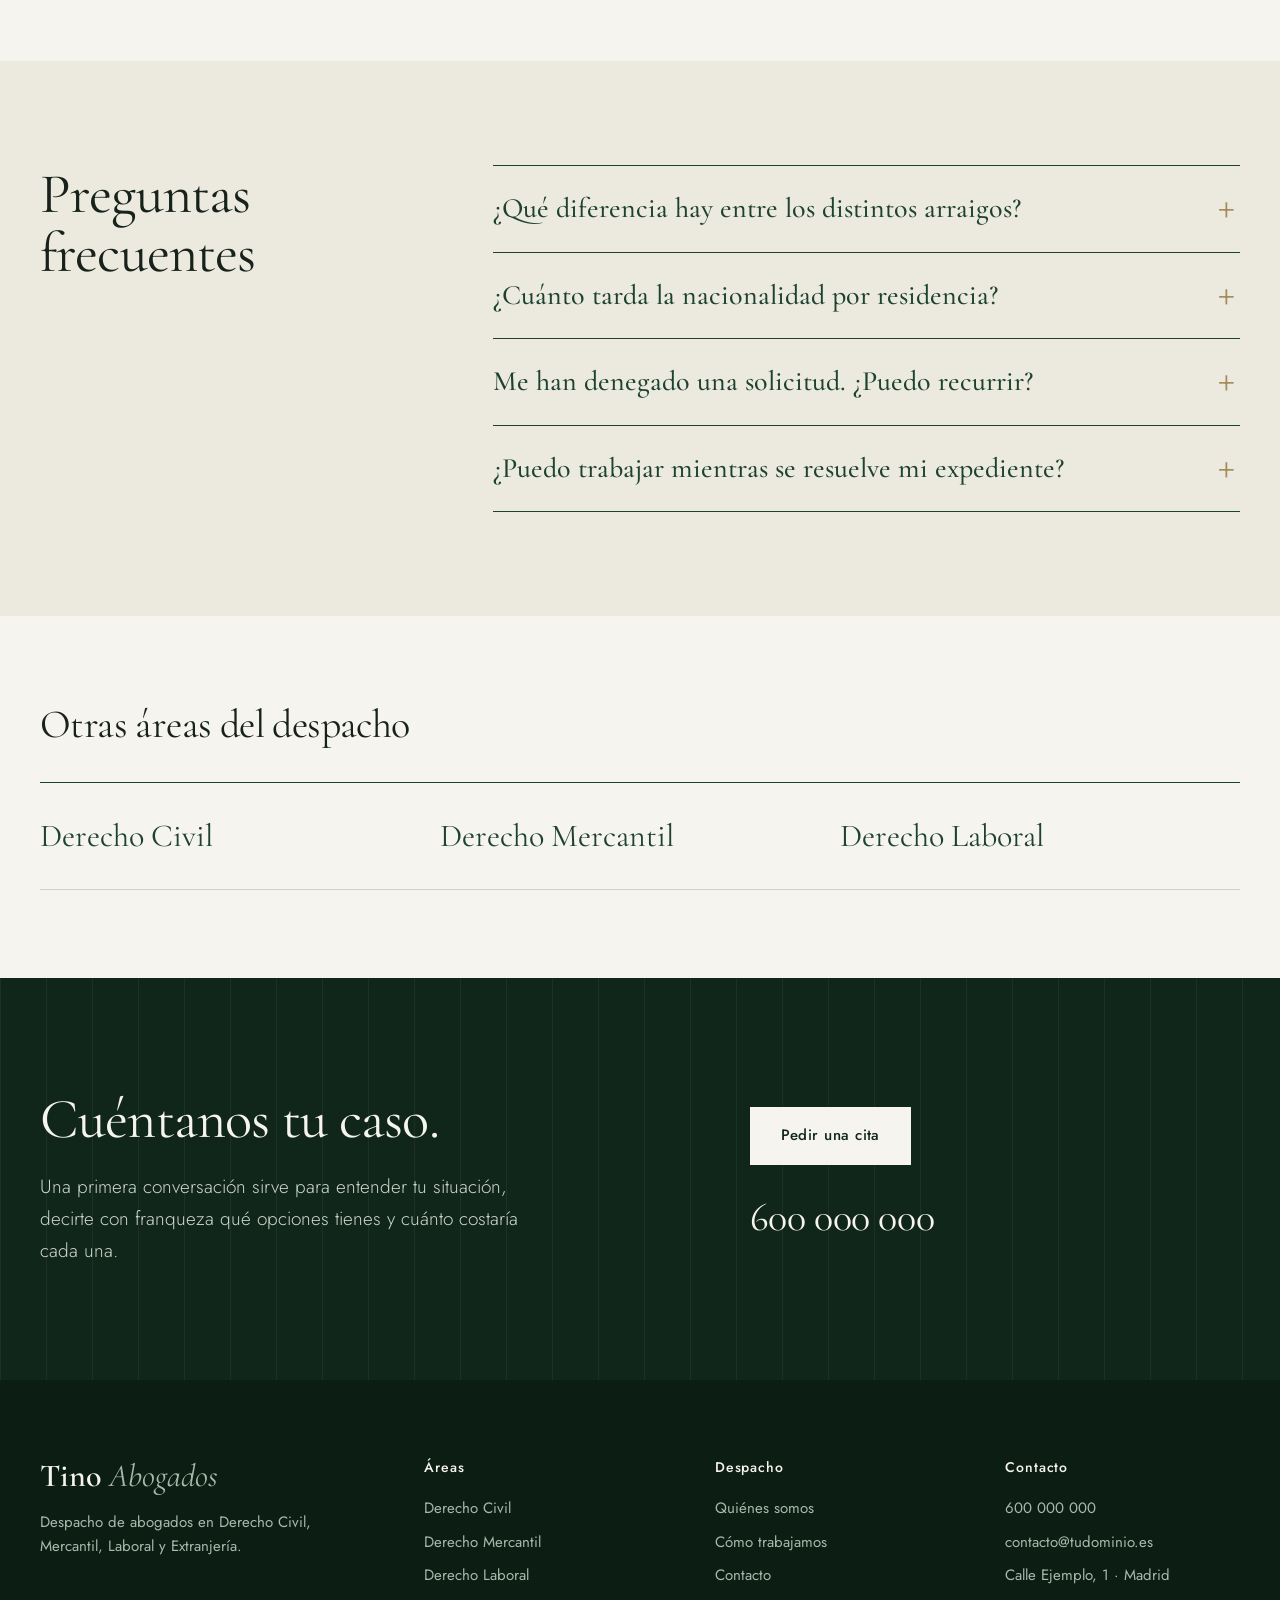
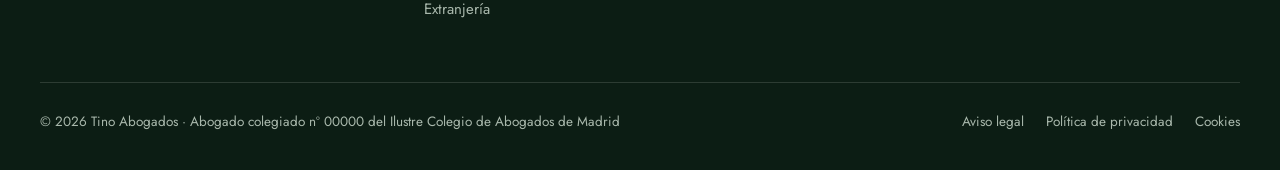
<file: extranjeria.html>
<!DOCTYPE html>
<html lang="es">
<head>
<meta charset="utf-8">
<meta name="viewport" content="width=device-width, initial-scale=1">
<title>Extranjería | Tino Abogados</title>
<meta name="description" content="Abogados de Extranjería: arraigos, visados, residencias y nacionalidad española. Tino Abogados.">
<link rel="preconnect" href="https://fonts.googleapis.com">
<link rel="preconnect" href="https://fonts.gstatic.com" crossorigin>
<link href="https://fonts.googleapis.com/css2?family=Cormorant+Garamond:ital,wght@0,400;0,500;0,600;1,400;1,500&family=Jost:wght@300;400;500&display=swap" rel="stylesheet">
<link rel="stylesheet" href="styles.css">
</head>
<body>
<header class="cabecera">
  <div class="wrap">
    <a class="marca" href="index.html" aria-label="Tino Abogados, inicio">
      <span class="sello" aria-hidden="true">T</span>
      <span class="nombre">Tino <i>Abogados</i></span>
    </a>
    <button class="burger" aria-label="Abrir menú" aria-expanded="false" aria-controls="nav"><span></span><span></span></button>
    <nav class="nav" id="nav" aria-label="Principal">
      <a href="derecho-civil.html">Civil</a>
      <a href="derecho-mercantil.html">Mercantil</a>
      <a href="derecho-laboral.html">Laboral</a>
      <a href="extranjeria.html" aria-current="page">Extranjería</a>
      <a href="el-despacho.html">El despacho</a>
      <a class="btn" href="contacto.html">Pedir cita</a>
    </nav>
  </div>
</header>
<main>
<section class="cabecera-pagina raya">
  <div class="wrap">
    <div class="migas"><a href="index.html">Inicio</a> &nbsp;/&nbsp; Extranjería</div>
    <h1>Extranjería</h1>
    <p class="lead">Acompañamos a personas y familias en sus trámites con la Administración española, desde el primer visado hasta la nacionalidad. Cada expediente tiene requisitos y plazos propios, y una buena preparación evita denegaciones.</p>
  </div>
</section>

<div class="wrap cuerpo">
  <div>
    <h2>En qué te ayudamos</h2>
      <div class="servicio"><h3>Arraigos</h3><p>Arraigo sociolaboral, sociofamiliar, socioformativo, de segunda oportunidad y familiar. Valoramos qué vía se ajusta a tu situación, preparamos la documentación (informes, contratos, vínculos acreditados) y presentamos el expediente.</p></div>
      <div class="servicio"><h3>Visados</h3><p>Visados de estudios, de trabajo por cuenta ajena y propia, y de reagrupación familiar, entre otros. Preparamos la solicitud y, si se deniega, los recursos que procedan.</p></div>
      <div class="servicio"><h3>Residencias</h3><p>Autorizaciones iniciales de residencia, renovaciones y modificaciones, residencia por reagrupación familiar, residencia de larga duración y tarjeta de familiar de ciudadano de la Unión.</p></div>
      <div class="servicio"><h3>Nacionalidad</h3><p>Nacionalidad por residencia y por opción: revisión de requisitos y plazos, solicitud, preparación de las pruebas de conocimientos constitucionales y socioculturales (CCSE) y de lengua (DELE) cuando corresponden, y seguimiento hasta la jura o promesa.</p></div>
      <div class="servicio"><h3>Recursos y sanciones</h3><p>Recursos de reposición y alzada, recurso contencioso-administrativo frente a denegaciones, y expedientes sancionadores, de devolución o de expulsión.</p></div>
  </div>
  <aside class="lateral">
    <div class="caja">
      <h3>¿Tienes un asunto de Extranjería?</h3>
      <p>Cuéntanoslo y te diremos qué opciones tienes y cuánto costaría cada una.</p>
      <a class="btn" href="contacto.html">Pedir una cita</a>
      <a class="tel" href="tel:+34600000000">600 000 000</a>
    </div>
    <div class="doc">
      <h3>Documentación que suele hacer falta</h3>
      <ul><li>Pasaporte en vigor</li><li>Certificados de antecedentes penales</li><li>Certificado de empadronamiento histórico</li><li>Contratos de trabajo, nóminas u ofertas de empleo</li><li>Informes de arraigo o de integración</li><li>Certificados de nacimiento, matrimonio o convivencia, legalizados o apostillados</li></ul>
    </div>
  </aside>
</div>

<section class="faq">
  <div class="wrap">
    <h2>Preguntas frecuentes</h2>
    <div>
      <details><summary>¿Qué diferencia hay entre los distintos arraigos?</summary><p>Cada arraigo exige requisitos distintos: tiempo de permanencia en España, vínculos familiares, contrato o actividad, o compromiso de formación. La vía adecuada depende de tu historia personal y es lo primero que estudiamos.</p></details>
      <details><summary>¿Cuánto tarda la nacionalidad por residencia?</summary><p>Depende de dos fases: el tiempo de residencia legal previo que se exige y la tramitación del expediente. Con carácter general, el plazo de residencia es de diez años, reducido a dos o a uno en supuestos concretos. La tramitación posterior puede prolongarse varios meses, o más, según el caso.</p></details>
      <details><summary>Me han denegado una solicitud. ¿Puedo recurrir?</summary><p>Sí. Según la resolución, caben recursos de reposición, de alzada o contencioso-administrativo, cada uno con su propio plazo. Es importante revisar la notificación cuanto antes.</p></details>
      <details><summary>¿Puedo trabajar mientras se resuelve mi expediente?</summary><p>Depende del tipo de solicitud y de si ya tienes una autorización que lo permita. No conviene empezar a trabajar sin confirmarlo antes, porque hacerlo sin autorización puede acarrear sanciones.</p></details>
    </div>
  </div>
</section>

<section class="otras">
  <div class="wrap">
    <h2>Otras áreas del despacho</h2>
    <div class="lista"><a href="derecho-civil.html">Derecho Civil</a><a href="derecho-mercantil.html">Derecho Mercantil</a><a href="derecho-laboral.html">Derecho Laboral</a></div>
  </div>
</section>
<section class="cierre raya">
  <div class="wrap">
    <div>
      <h2>Cuéntanos tu caso.</h2>
      <p style="margin-top:22px">Una primera conversación sirve para entender tu situación, decirte con franqueza qué opciones tienes y cuánto costaría cada una.</p>
    </div>
    <div class="lado">
      <a class="btn" href="contacto.html">Pedir una cita</a>
      <a class="tel" href="tel:+34600000000">600 000 000</a>
    </div>
  </div>
</section>

</main>
<footer class="pie">
  <div class="wrap">
    <div class="pie-grid">
      <div>
        <div class="nombre">Tino <i>Abogados</i></div>
        <p>Despacho de abogados en Derecho Civil, Mercantil, Laboral y Extranjería.</p>
      </div>
      <div>
        <h4>Áreas</h4>
        <ul>
          <li><a href="derecho-civil.html">Derecho Civil</a></li>
          <li><a href="derecho-mercantil.html">Derecho Mercantil</a></li>
          <li><a href="derecho-laboral.html">Derecho Laboral</a></li>
          <li><a href="extranjeria.html">Extranjería</a></li>
        </ul>
      </div>
      <div>
        <h4>Despacho</h4>
        <ul>
          <li><a href="el-despacho.html">Quiénes somos</a></li>
          <li><a href="index.html#proceso">Cómo trabajamos</a></li>
          <li><a href="contacto.html">Contacto</a></li>
        </ul>
      </div>
      <div>
        <h4>Contacto</h4>
        <ul>
          <!-- EDITA: tus datos reales -->
          <li><a href="tel:+34600000000">600 000 000</a></li>
          <li><a href="mailto:contacto@tudominio.es">contacto@tudominio.es</a></li>
          <li>Calle Ejemplo, 1 · Madrid</li>
        </ul>
      </div>
    </div>
    <div class="pie-legal">
      <!-- EDITA: tu número de colegiado y tu Colegio de Abogados -->
      <span>© 2026 Tino Abogados · Abogado colegiado nº 00000 del Ilustre Colegio de Abogados de Madrid</span>
      <span><a href="#">Aviso legal</a><a href="#">Política de privacidad</a><a href="#">Cookies</a></span>
    </div>
  </div>
</footer>
<script>
  var b = document.querySelector('.burger'), n = document.getElementById('nav');
  b.addEventListener('click', function () {
    var abierto = n.classList.toggle('abierto');
    b.setAttribute('aria-expanded', abierto);
  });
</script>
</body>
</html>
</file>
<file: styles.css>
/* ==========================================================
   TINO ABOGADOS — HOJA DE ESTILOS
   Edita aquí colores, tipografías y espaciados de TODA la web.
   ========================================================== */

:root {
  /* Verdes */
  --noche:   #11261b;   /* fondo oscuro principal */
  --verde:   #1d4330;   /* verde de marca */
  --hoja:    #315943;   /* hover y detalles */
  --salvia:  #dfe5db;   /* fondo suave */

  /* Blancos rotos */
  --marfil:  #f6f4ee;   /* fondo general */
  --marfil2: #ecE9df;   /* fondo alterno */

  /* Texto y detalles */
  --tinta:   #17221b;
  --tinta2:  #4d5a52;
  --laton:   #a58b58;   /* hilo fino, detalles */
  --linea:   #cfd2c6;

  /* Tipografías */
  --display: "Cormorant Garamond", "Cormorant", Garamond, "Times New Roman", serif;
  --texto:   "Jost", "Helvetica Neue", Arial, sans-serif;

  --ancho: 1200px;
}

*, *::before, *::after { box-sizing: border-box; }
html { scroll-behavior: smooth; scroll-padding-top: 90px; }
body {
  margin: 0;
  background: var(--marfil);
  color: var(--tinta);
  font-family: var(--texto);
  font-size: 17px;
  line-height: 1.7;
  font-weight: 400;
  -webkit-font-smoothing: antialiased;
  text-rendering: optimizeLegibility;
}
img, svg { max-width: 100%; display: block; }
a { color: inherit; }
p, ul, ol, dl, dd, h1, h2, h3, h4 { margin: 0; padding: 0; }
ul, ol { list-style: none; }
p { text-wrap: pretty; }
:focus-visible { outline: 2px solid var(--laton); outline-offset: 3px; }

h1, h2, h3, h4 {
  font-family: var(--display);
  font-weight: 400;
  letter-spacing: -0.015em;
  line-height: 1.04;
  text-wrap: balance;
  font-feature-settings: "kern", "liga", "onum";
}
h1 { font-size: clamp(50px, 7.2vw, 100px); letter-spacing: -0.025em; }
h2 { font-size: clamp(36px, 4.4vw, 58px); }
h3 { font-size: clamp(26px, 2.6vw, 34px); font-weight: 500; line-height: 1.12; }
em { font-style: italic; }

.wrap { width: min(var(--ancho), 100% - 56px); margin-inline: auto; }

/* ---------- Botones ---------- */
.btn {
  display: inline-block;
  padding: 15px 30px;
  font-family: var(--texto);
  font-size: 15px;
  font-weight: 500;
  letter-spacing: 0.03em;
  text-decoration: none;
  border: 1px solid var(--marfil);
  background: var(--marfil);
  color: var(--noche);
  cursor: pointer;
  transition: background .25s, color .25s, border-color .25s;
}
.btn:hover { background: transparent; color: var(--marfil); }
.btn.verde { background: var(--verde); border-color: var(--verde); color: var(--marfil); }
.btn.verde:hover { background: var(--noche); border-color: var(--noche); }
.btn.linea { background: transparent; color: var(--marfil); border-color: rgba(246,244,238,.45); }
.btn.linea:hover { background: var(--marfil); color: var(--noche); }
.enlace {
  font-weight: 500; font-size: 15px; letter-spacing: 0.02em;
  text-decoration: none; color: var(--verde);
  border-bottom: 1px solid var(--laton); padding-bottom: 3px;
}
.enlace:hover { color: var(--hoja); }

/* Raya diplomática: textura de fondo para las zonas oscuras */
.raya {
  background-color: var(--noche);
  background-image: repeating-linear-gradient(90deg, rgba(246,244,238,.05) 0 1px, transparent 1px 46px);
  color: var(--marfil);
}

/* ==========================================================
   CABECERA
   ========================================================== */
.cabecera {
  position: sticky; top: 0; z-index: 60;
  background: rgba(246,244,238,.96);
  backdrop-filter: blur(10px);
  border-bottom: 1px solid var(--linea);
}
.cabecera .wrap { display: flex; align-items: center; justify-content: space-between; height: 80px; }
.marca { display: flex; align-items: center; gap: 14px; text-decoration: none; }
.sello {
  width: 42px; height: 42px; border-radius: 50%;
  border: 1px solid var(--laton);
  display: grid; place-items: center;
  font-family: var(--display); font-size: 27px; font-weight: 500;
  color: var(--verde); line-height: 1; padding-bottom: 3px;
}
.marca .nombre { font-family: var(--display); font-size: 29px; font-weight: 600; letter-spacing: 0.005em; color: var(--verde); line-height: 1; }
.marca .nombre i { font-weight: 400; color: var(--tinta2); }

.nav { display: flex; align-items: center; gap: 34px; }
.nav a { text-decoration: none; font-size: 15px; font-weight: 500; letter-spacing: 0.02em; color: var(--tinta); position: relative; padding: 6px 0; }
.nav a:not(.btn)::after {
  content: ""; position: absolute; left: 0; right: 0; bottom: 0; height: 1px;
  background: var(--laton); transform: scaleX(0); transform-origin: left; transition: transform .25s;
}
.nav a:not(.btn):hover::after, .nav a[aria-current="page"]::after { transform: scaleX(1); }
.nav .btn { padding: 11px 22px; background: var(--verde); border-color: var(--verde); color: var(--marfil); }
.nav .btn:hover { background: var(--noche); border-color: var(--noche); color: var(--marfil); }
.burger { display: none; background: none; border: 1px solid var(--linea); width: 46px; height: 42px; cursor: pointer; padding: 0; }
.burger span { display: block; width: 20px; height: 1px; background: var(--tinta); margin: 5px auto; }

/* ==========================================================
   PORTADA
   ========================================================== */
.hero { padding: 120px 0 108px; }
.hero-grid { display: grid; grid-template-columns: 1.45fr 1fr; gap: 88px; align-items: end; }
.hero h1 em { color: #dccfa6; }
.hero .lead { margin-top: 34px; max-width: 50ch; font-size: 20px; line-height: 1.65; color: #cdd7cd; font-weight: 300; }
.hero .actions { margin-top: 44px; display: flex; gap: 14px; flex-wrap: wrap; }
.hero h1, .hero .lead, .hero .actions { animation: entrada .9s ease both; }
.hero .lead { animation-delay: .12s; }
.hero .actions { animation-delay: .24s; }
@keyframes entrada { from { opacity: 0; transform: translateY(14px); } to { opacity: 1; transform: none; } }

.indice { border-top: 1px solid var(--laton); }
.indice .t { padding: 16px 0 6px; font-size: 14px; color: #9fb0a2; letter-spacing: 0.04em; }
.indice a {
  display: grid; gap: 2px;
  padding: 20px 0; border-bottom: 1px solid rgba(246,244,238,.16);
  text-decoration: none; transition: padding-left .3s, color .3s;
}
.indice a b { font-family: var(--display); font-weight: 500; font-size: 32px; line-height: 1.1; }
.indice a span { font-size: 14.5px; color: #9fb0a2; }
.indice a:hover { padding-left: 12px; color: #dccfa6; }

/* ==========================================================
   SECCIONES GENÉRICAS
   ========================================================== */
.seccion { padding: 120px 0; }
.seccion.suave { background: var(--marfil2); }
.cabecera-seccion { max-width: 760px; margin-bottom: 68px; }
.cabecera-seccion p { margin-top: 22px; font-size: 19px; color: var(--tinta2); max-width: 56ch; font-weight: 300; }

/* Áreas en la portada */
.fila-area {
  display: grid; grid-template-columns: 1.05fr 1.5fr auto; gap: 56px; align-items: center;
  padding: 44px 0; border-top: 1px solid var(--verde); text-decoration: none;
  transition: background .3s, padding .3s;
}
.fila-area:last-of-type { border-bottom: 1px solid var(--verde); }
.fila-area h3 { font-size: clamp(34px, 4vw, 54px); color: var(--verde); font-weight: 400; }
.fila-area p { color: var(--tinta2); font-size: 17px; max-width: 52ch; }
.fila-area p small { display: block; margin-top: 10px; font-size: 14.5px; color: #6c776f; line-height: 1.5; }
.fila-area .ir { font-size: 15px; font-weight: 500; color: var(--verde); border-bottom: 1px solid var(--laton); padding-bottom: 3px; white-space: nowrap; }
.fila-area:hover { background: var(--salvia); padding-left: 24px; padding-right: 24px; }

/* Principios */
.principios { display: grid; grid-template-columns: repeat(3, 1fr); gap: 56px; }
.principios > div { border-top: 1px solid var(--laton); padding-top: 26px; }
.principios h3 { color: var(--verde); margin-bottom: 14px; }
.principios p { color: var(--tinta2); }

/* Frase destacada */
.frase { padding: 112px 0; text-align: center; background: var(--salvia); }
.frase blockquote { margin: 0 auto; max-width: 880px; font-family: var(--display); font-style: italic; font-size: clamp(32px, 4.2vw, 56px); line-height: 1.14; color: var(--verde); letter-spacing: -0.015em; text-wrap: balance; }
.frase .firma { margin-top: 28px; font-size: 15px; color: var(--tinta2); letter-spacing: 0.03em; }

/* Proceso (sí es una secuencia, por eso va numerado) */
.proceso { display: grid; grid-template-columns: repeat(4, 1fr); gap: 40px; counter-reset: p; }
.proceso li { counter-increment: p; border-top: 1px solid var(--verde); padding-top: 24px; }
.proceso li::before { content: counter(p); display: block; font-family: var(--display); font-size: 54px; line-height: 1; color: var(--laton); margin-bottom: 18px; font-feature-settings: "lnum"; }
.proceso h3 { font-size: 28px; color: var(--verde); margin-bottom: 10px; }
.proceso p { font-size: 16px; color: var(--tinta2); }

/* Bloque final de contacto */
.cierre { padding: 112px 0; }
.cierre .wrap { display: grid; grid-template-columns: 1.3fr 1fr; gap: 72px; align-items: center; }
.cierre p { color: #cdd7cd; font-size: 19px; font-weight: 300; max-width: 46ch; }
.cierre .lado { display: grid; gap: 18px; justify-items: start; }
.cierre .tel { font-family: var(--display); font-size: 40px; text-decoration: none; letter-spacing: -0.01em; }

/* ==========================================================
   PÁGINAS INTERIORES
   ========================================================== */
.cabecera-pagina { padding: 96px 0 88px; }
.migas { font-size: 14px; color: #9fb0a2; margin-bottom: 30px; }
.migas a { text-decoration: none; border-bottom: 1px solid rgba(246,244,238,.3); }
.migas a:hover { color: #dccfa6; }
.cabecera-pagina h1 { font-size: clamp(48px, 6.4vw, 88px); }
.cabecera-pagina .lead { margin-top: 30px; max-width: 58ch; font-size: 20px; font-weight: 300; color: #cdd7cd; line-height: 1.65; }

.cuerpo { display: grid; grid-template-columns: 1fr 340px; gap: 96px; padding: 104px 0 96px; align-items: start; }
.cuerpo > div > h2 { font-size: clamp(32px, 3.6vw, 46px); margin-bottom: 44px; }
.servicio { padding: 34px 0; border-top: 1px solid var(--linea); display: grid; grid-template-columns: 0.8fr 1.6fr; gap: 40px; }
.servicio:first-of-type { border-top: 1px solid var(--verde); }
.servicio h3 { color: var(--verde); font-size: 30px; }
.servicio p { color: var(--tinta2); max-width: 60ch; }
.bloque-aparte { margin-top: 88px; }

.lateral { position: sticky; top: 112px; display: grid; gap: 28px; }
.caja { background: var(--verde); color: var(--marfil); padding: 34px 32px; }
.caja h3 { font-size: 30px; margin-bottom: 12px; color: var(--marfil); }
.caja p { font-size: 15.5px; color: #cdd7cd; margin-bottom: 22px; font-weight: 300; }
.caja .btn { width: 100%; text-align: center; }
.caja .tel { display: block; margin-top: 18px; font-family: var(--display); font-size: 28px; text-decoration: none; text-align: center; }
.doc { border-top: 1px solid var(--laton); padding-top: 22px; }
.doc h3 { font-size: 26px; margin-bottom: 14px; color: var(--verde); }
.doc li { font-size: 15.5px; color: var(--tinta2); padding: 6px 0 6px 20px; position: relative; line-height: 1.5; }
.doc li::before { content: ""; position: absolute; left: 0; top: 17px; width: 9px; height: 1px; background: var(--laton); }

/* Preguntas frecuentes */
.faq { background: var(--marfil2); padding: 104px 0; }
.faq .wrap { display: grid; grid-template-columns: 0.8fr 1.6fr; gap: 80px; align-items: start; }
.faq h2 { position: sticky; top: 112px; }
details { border-top: 1px solid var(--verde); }
details:last-child { border-bottom: 1px solid var(--verde); }
summary {
  list-style: none; cursor: pointer; padding: 26px 56px 26px 0; position: relative;
  font-family: var(--display); font-size: 28px; font-weight: 500; line-height: 1.2; color: var(--verde);
}
summary::-webkit-details-marker { display: none; }
summary::after { content: "+"; position: absolute; right: 4px; top: 22px; font-family: var(--texto); font-weight: 300; font-size: 32px; color: var(--laton); transition: transform .25s; }
details[open] summary::after { transform: rotate(45deg); }
details p { padding: 0 56px 30px 0; color: var(--tinta2); max-width: 62ch; }

/* Otras áreas */
.otras { padding: 88px 0; }
.otras h2 { font-size: clamp(30px, 3.2vw, 40px); margin-bottom: 36px; }
.otras .lista { display: grid; grid-template-columns: repeat(3, 1fr); gap: 0; border-top: 1px solid var(--verde); }
.otras .lista a { padding: 26px 24px 26px 0; text-decoration: none; font-family: var(--display); font-size: 32px; color: var(--verde); border-bottom: 1px solid var(--linea); transition: padding-left .25s, color .25s; }
.otras .lista a:hover { padding-left: 12px; color: var(--hoja); }

/* ==========================================================
   EL DESPACHO
   ========================================================== */
.presentacion { display: grid; grid-template-columns: 0.9fr 1.3fr; gap: 96px; padding: 104px 0; align-items: start; }
.presentacion .texto { font-size: 19px; color: var(--tinta2); max-width: 60ch; font-weight: 300; }
.presentacion .texto p + p { margin-top: 22px; }
.presentacion .texto p:first-child::first-letter {
  font-family: var(--display); font-size: 5.6em; float: left; line-height: .78;
  padding: 8px 12px 0 0; color: var(--verde); font-weight: 500;
}
.equipo { display: grid; grid-template-columns: repeat(2, 1fr); gap: 56px; }
.persona { border-top: 1px solid var(--verde); padding-top: 22px; }
.persona .foto { aspect-ratio: 4 / 5; background: var(--salvia); display: grid; place-items: center; margin-bottom: 22px; font-family: var(--display); font-size: 80px; color: var(--hoja); }
.persona h3 { color: var(--verde); }
.persona .cargo { font-size: 15px; color: var(--laton); margin: 4px 0 14px; font-weight: 500; letter-spacing: .02em; }
.persona p { color: var(--tinta2); font-size: 16px; }

/* ==========================================================
   CONTACTO
   ========================================================== */
.contacto-grid { display: grid; grid-template-columns: 1fr 1.2fr; gap: 96px; padding: 104px 0; align-items: start; }
.datos { display: grid; gap: 30px; margin-top: 12px; }
.datos div { border-top: 1px solid var(--laton); padding-top: 14px; }
.datos dt { font-size: 14px; color: var(--tinta2); letter-spacing: .03em; }
.datos dd { font-family: var(--display); font-size: 30px; line-height: 1.2; margin-top: 4px; color: var(--verde); }
.datos a { text-decoration: none; }
.datos a:hover { color: var(--hoja); }
.aviso-form { margin-top: 36px; font-size: 14.5px; color: var(--tinta2); max-width: 44ch; }

form { display: grid; gap: 22px; }
label { display: grid; gap: 8px; font-size: 14.5px; color: var(--tinta2); letter-spacing: .02em; }
input, select, textarea {
  width: 100%; font: inherit; font-size: 17px; color: var(--tinta);
  background: #fbfaf6; border: 1px solid var(--linea); border-radius: 0; padding: 14px 16px;
}
textarea { min-height: 160px; resize: vertical; }
input:focus-visible, select:focus-visible, textarea:focus-visible { outline: 2px solid var(--verde); outline-offset: 0; border-color: var(--verde); }
.doble { display: grid; grid-template-columns: 1fr 1fr; gap: 22px; }
.consent { display: flex; gap: 12px; align-items: flex-start; font-size: 14px; line-height: 1.55; }
.consent input { width: 18px; height: 18px; margin-top: 3px; flex: none; accent-color: var(--verde); }
form .btn { justify-self: start; }

/* ==========================================================
   PIE
   ========================================================== */
.pie { background: #0c1d14; color: #a9b8ac; padding: 80px 0 36px; font-size: 15px; }
.pie-grid { display: grid; grid-template-columns: 1.4fr 1fr 1fr 1fr; gap: 56px; padding-bottom: 56px; border-bottom: 1px solid rgba(246,244,238,.14); }
.pie .nombre { font-family: var(--display); font-size: 32px; color: var(--marfil); font-weight: 600; line-height: 1; margin-bottom: 18px; }
.pie .nombre i { font-weight: 400; color: #a9b8ac; }
.pie p { max-width: 34ch; line-height: 1.6; }
.pie h4 { font-family: var(--texto); font-size: 14px; font-weight: 500; letter-spacing: .06em; color: var(--marfil); margin-bottom: 18px; }
.pie li { padding: 4px 0; }
.pie a { text-decoration: none; }
.pie a:hover { color: var(--marfil); }
.pie-legal { padding-top: 28px; display: flex; justify-content: space-between; gap: 24px; flex-wrap: wrap; font-size: 13.5px; }
.pie-legal a { margin-left: 22px; }

/* ==========================================================
   RESPONSIVE
   ========================================================== */
@media (max-width: 1000px) {
  .hero-grid, .cierre .wrap, .cuerpo, .faq .wrap, .presentacion, .contacto-grid { grid-template-columns: 1fr; gap: 56px; }
  .lateral, .faq h2 { position: static; }
  .proceso { grid-template-columns: 1fr 1fr; }
  .principios { grid-template-columns: 1fr; gap: 40px; }
  .fila-area { grid-template-columns: 1fr; gap: 16px; }
  .pie-grid { grid-template-columns: 1fr 1fr; }
  .otras .lista { grid-template-columns: 1fr; }
}
@media (max-width: 900px) {
  .burger { display: block; }
  .nav {
    display: none; position: absolute; top: 80px; left: 0; right: 0;
    flex-direction: column; align-items: flex-start; gap: 0;
    background: var(--marfil); border-bottom: 1px solid var(--linea); padding: 12px 28px 28px;
  }
  .nav.abierto { display: flex; }
  .nav a { padding: 14px 0; width: 100%; font-size: 17px; border-bottom: 1px solid var(--linea); }
  .nav a:not(.btn)::after { display: none; }
  .nav .btn { margin-top: 18px; text-align: center; border-bottom: 1px solid var(--verde); }
}
@media (max-width: 680px) {
  body { font-size: 16px; }
  .wrap { width: min(var(--ancho), 100% - 40px); }
  .hero { padding: 76px 0 72px; }
  .seccion, .frase, .cierre, .faq { padding: 76px 0; }
  .cabecera-pagina { padding: 64px 0; }
  .cuerpo, .presentacion, .contacto-grid { padding: 68px 0; }
  .servicio { grid-template-columns: 1fr; gap: 10px; }
  .proceso, .doble, .equipo, .pie-grid { grid-template-columns: 1fr; }
  .marca .nombre { font-size: 25px; }
  summary { font-size: 24px; }
  .indice a b { font-size: 28px; }
  .hero .lead, .cabecera-pagina .lead { font-size: 18px; }
}
/* ==========================================================
   LA JUSTICIA (ilustración que se dibuja al hacer scroll)
   ========================================================== */
.justicia { position: relative; height: 300vh; }
.justicia-sticky {
  position: sticky; top: 80px; height: calc(100vh - 80px);
  display: flex; align-items: center; overflow: hidden;
}
.justicia-grid { display: grid; grid-template-columns: 1fr 1fr; gap: 64px; align-items: center; height: 100%; }
.justicia-texto h2 { font-size: clamp(34px, 4.4vw, 60px); }
.justicia-texto h2 em { color: #dccfa6; }
.pasos-j { display: grid; margin-top: 44px; min-height: 180px; }
.paso-j {
  grid-area: 1 / 1; align-self: start;
  opacity: 0; transform: translateY(14px);
  transition: opacity .5s ease, transform .5s ease;
  border-top: 1px solid var(--laton); padding-top: 22px;
}
.paso-j.activo { opacity: 1; transform: none; }
.paso-j h3 { font-size: 36px; color: #dccfa6; margin-bottom: 10px; }
.paso-j p { color: #cdd7cd; font-weight: 300; font-size: 18px; max-width: 44ch; }
.justicia-figura { height: 100%; display: flex; justify-content: center; align-items: center; padding: 28px 0; }
#estatua { height: 100%; max-height: 660px; width: auto; color: #b89f68; overflow: visible; }
#estatua .g { transition: opacity .5s ease, color .5s ease; }
#estatua[data-foco] .g { opacity: .3; }
#estatua[data-foco="balanza"] .g-balanza,
#estatua[data-foco="espada"] .g-espada,
#estatua[data-foco="venda"] .g-venda { opacity: 1; color: #eadfb9; }

@media (max-width: 1000px) {
  .justicia { height: 280vh; }
  .justicia-grid { grid-template-columns: 1fr; grid-template-rows: minmax(0, 1fr) auto; gap: 8px; }
  .justicia-figura { order: -1; padding: 12px 0 0; min-height: 0; }
  .justicia-texto h2 { display: none; }
  .pasos-j { margin-top: 0; min-height: 150px; }
  .paso-j h3 { font-size: 30px; }
  .paso-j p { font-size: 16px; }
}
@media (prefers-reduced-motion: reduce) {
  .justicia { height: auto; }
  .justicia-sticky { position: static; height: auto; padding: 80px 0; }
  .justicia-grid { height: auto; }
  .justicia-figura { height: 560px; }
  .pasos-j { display: block; min-height: 0; }
  .paso-j { opacity: 1; transform: none; margin-bottom: 28px; }
  .justicia-texto h2 { display: block; }
}
@media (prefers-reduced-motion: reduce) {
  html { scroll-behavior: auto; }
  *, *::before, *::after { animation: none !important; transition: none !important; }
}
</file>
